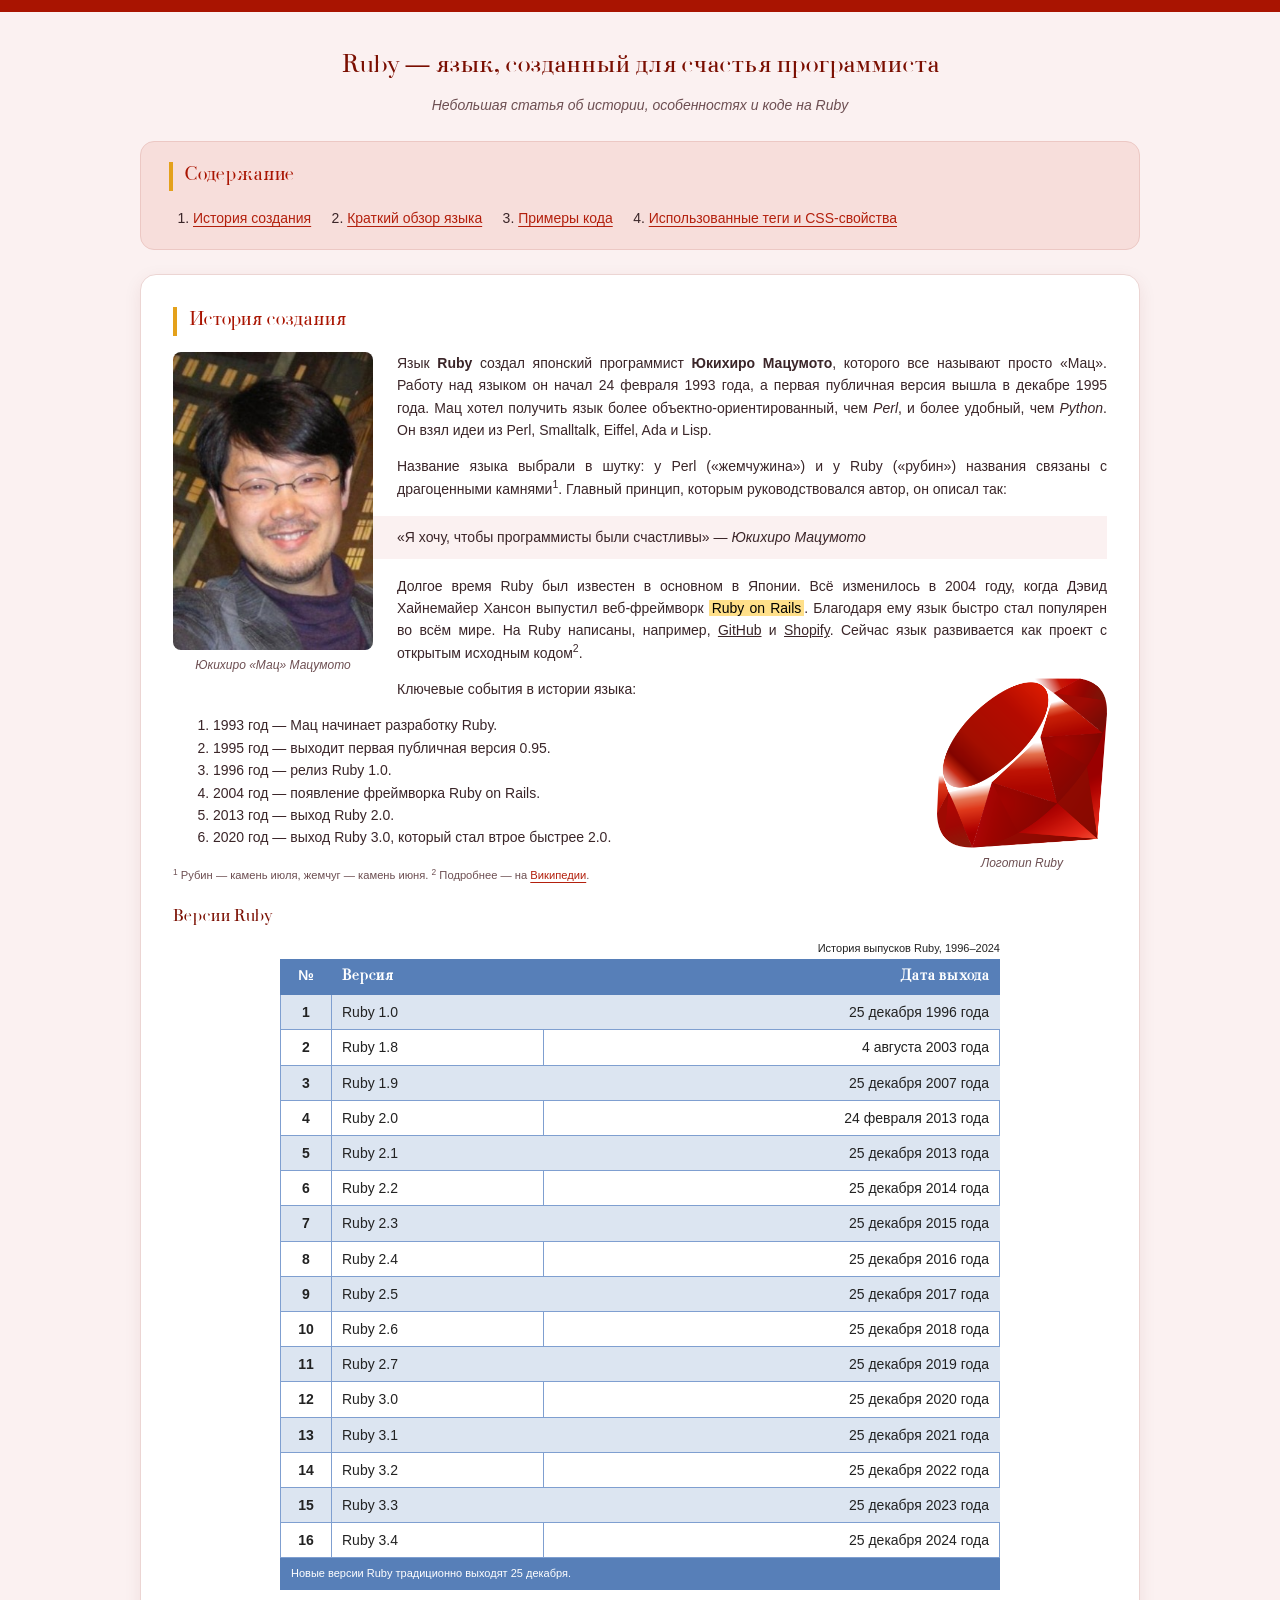
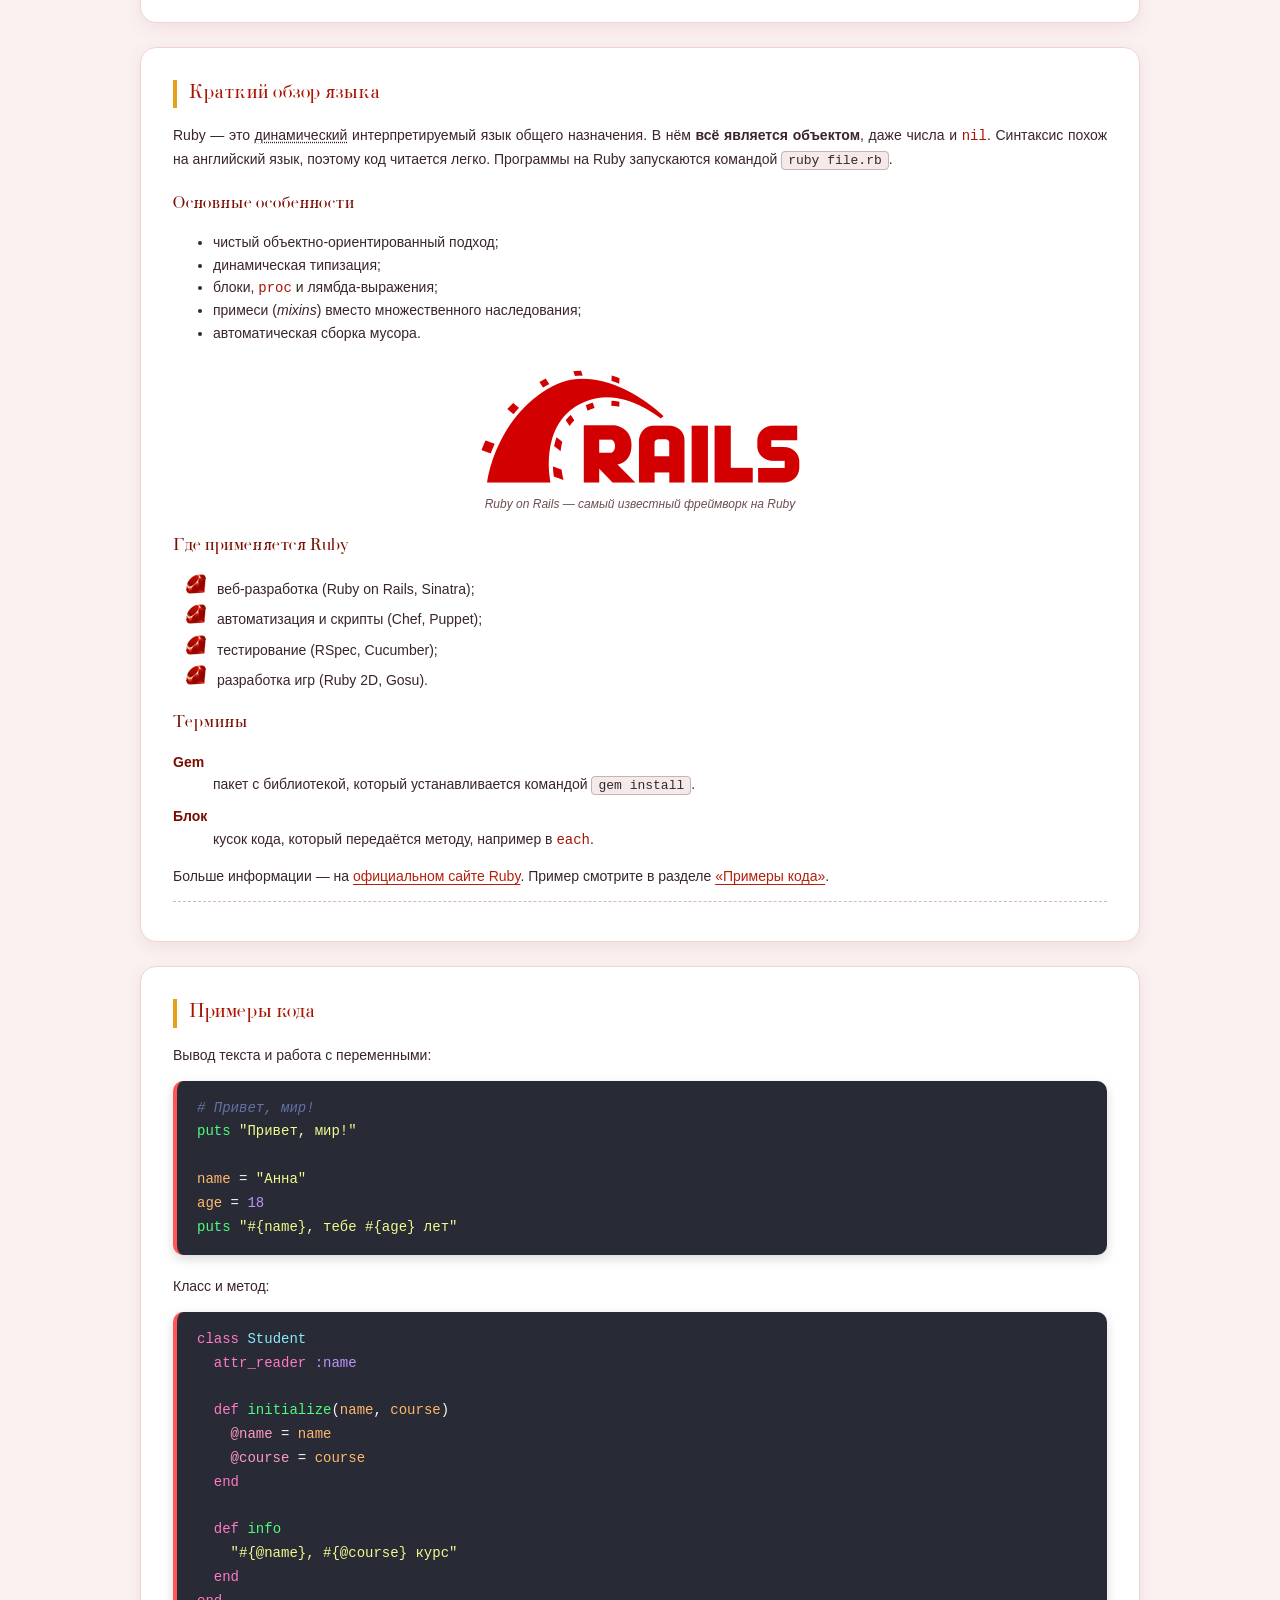
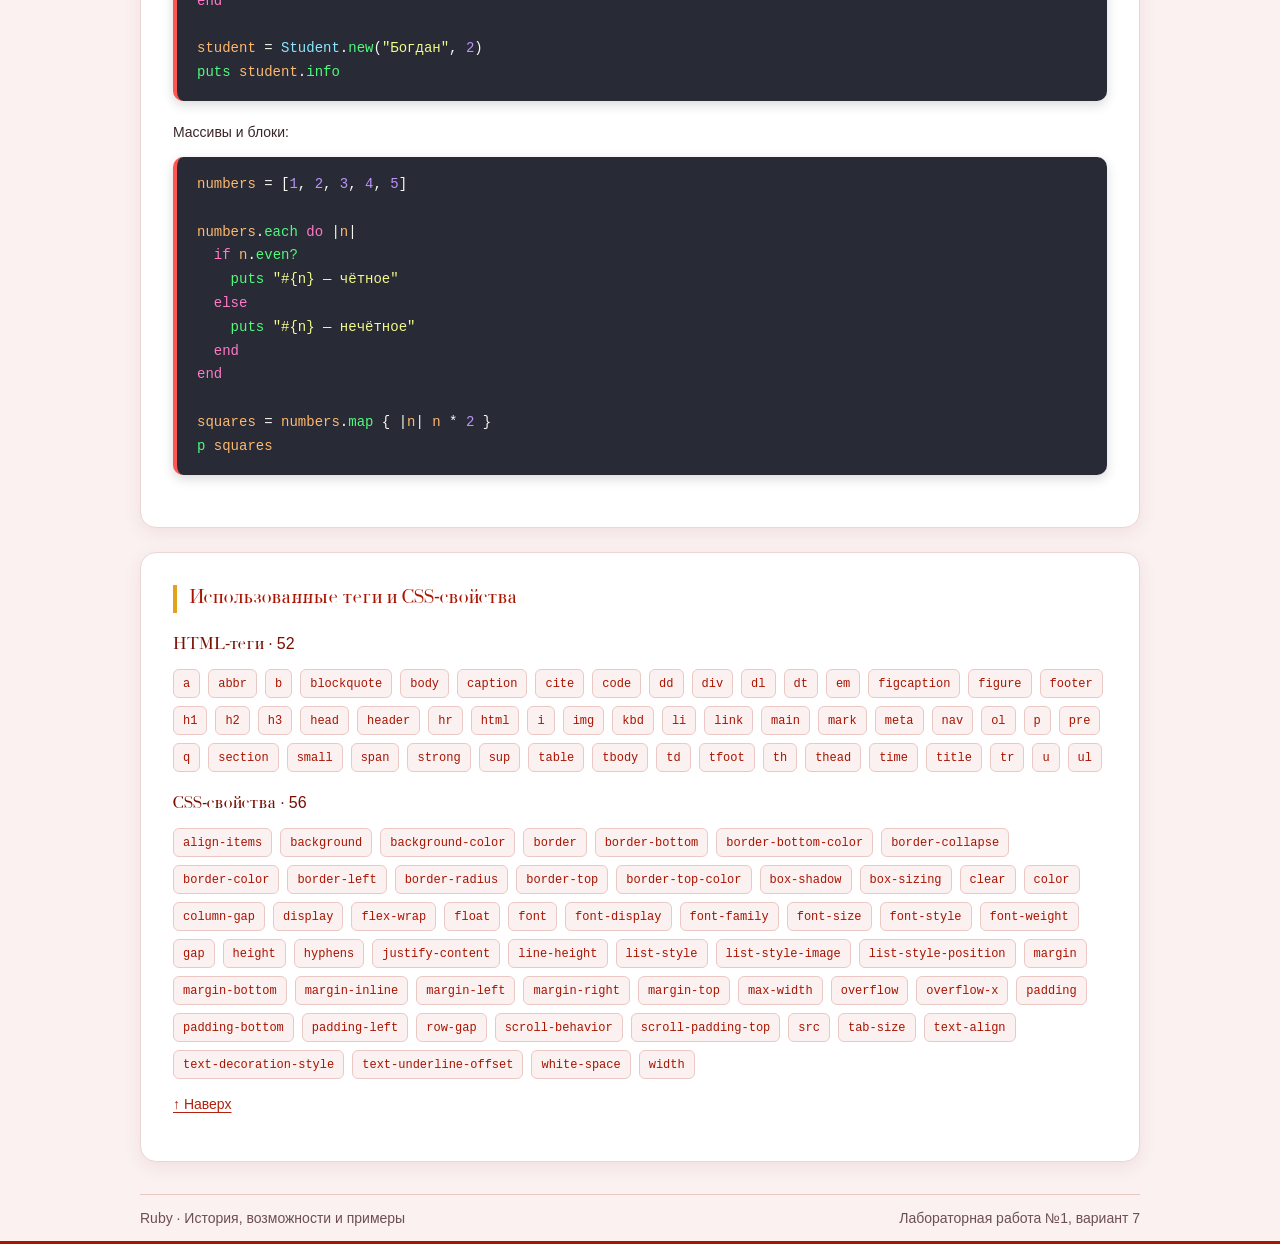
<file: lab1_mnk/index.html>
<!doctype html>
<html lang="ru">
  <head>
    <meta charset="UTF-8" />
    <meta name="viewport" content="width=device-width, initial-scale=1.0" />
    <title>Ruby — язык программирования</title>
    <link rel="icon" href="./images/ruby-icon.png" />
    <link rel="stylesheet" href="./normalize.css" />
    <link rel="stylesheet" href="./style.css" />
  </head>
  <body id="top">
    <header>
      <h1>Ruby — язык, созданный для счастья программиста</h1>
      <p class="subtitle">
        <em>Небольшая статья об истории, особенностях и коде на Ruby</em>
      </p>
    </header>

    <nav aria-label="Содержание">
      <h2>Содержание</h2>
      <ol>
        <li><a href="#history">История создания</a></li>
        <li><a href="#overview">Краткий обзор языка</a></li>
        <li><a href="#examples">Примеры кода</a></li>
        <li><a href="#used-technologies">Использованные теги и CSS-свойства</a></li>
      </ol>
    </nav>

    <main>
      <section id="history">
        <h2>История создания</h2>
        <figure class="figure-left">
          <img src="./images/matz.jpg" alt="Юкихиро Мацумото" />
          <figcaption>Юкихиро «Мац» Мацумото</figcaption>
        </figure>
        <p>
          Язык <strong>Ruby</strong> создал японский программист
          <b>Юкихиро Мацумото</b>, которого все называют просто «Мац». Работу
          над языком он начал <time datetime="1993-02-24">24 февраля 1993
          года</time>, а первая публичная версия вышла в
          <time datetime="1995-12-21">декабре 1995 года</time>. Мац хотел
          получить язык более объектно-ориентированный, чем <i>Perl</i>, и
          более удобный, чем <i>Python</i>. Он взял идеи из Perl, Smalltalk,
          Eiffel, Ada и Lisp.
        </p>
        <p>
          Название языка выбрали в шутку: у Perl («жемчужина») и у Ruby
          («рубин») названия связаны с драгоценными камнями<sup>1</sup>. Главный
          принцип, которым руководствовался автор, он описал так:
        </p>
        <blockquote>
          <q>Я хочу, чтобы программисты были счастливы</q> —
          <cite>Юкихиро Мацумото</cite>
        </blockquote>
        <p>
          Долгое время Ruby был известен в основном в Японии. Всё изменилось в
          2004 году, когда Дэвид Хайнемайер Хансон выпустил веб-фреймворк
          <mark>Ruby on Rails</mark>. Благодаря ему язык быстро стал популярен
          во всём мире. На Ruby написаны, например, <u>GitHub</u> и
          <u>Shopify</u>. Сейчас язык развивается как проект с открытым
          исходным кодом<sup>2</sup>.
        </p>

        <figure class="figure-right">
          <img src="./images/ruby-logo.png" alt="Логотип Ruby" />
          <figcaption>Логотип Ruby</figcaption>
        </figure>
        <p>Ключевые события в истории языка:</p>
        <ol>
          <li>1993 год — Мац начинает разработку Ruby.</li>
          <li>1995 год — выходит первая публичная версия 0.95.</li>
          <li>1996 год — релиз Ruby 1.0.</li>
          <li>2004 год — появление фреймворка Ruby on Rails.</li>
          <li>2013 год — выход Ruby 2.0.</li>
          <li>2020 год — выход Ruby 3.0, который стал втрое быстрее 2.0.</li>
        </ol>
        <p class="note">
          <small>
            <sup>1</sup> Рубин — камень июля, жемчуг — камень июня.
            <sup>2</sup> Подробнее — на
            <a href="https://ru.wikipedia.org/wiki/Ruby">Википедии</a>.
          </small>
        </p>

        <h3 id="versions">Версии Ruby</h3>
        <div class="table-wrapper">
          <table class="versions-table">
            <caption>
              История выпусков Ruby, 1996–2024
            </caption>
            <thead>
              <tr>
                <th scope="col">№</th>
                <th scope="col">Версия</th>
                <th scope="col">Дата выхода</th>
              </tr>
            </thead>
            <tbody>
              <tr><th scope="row">1</th><td>Ruby 1.0</td><td>25 декабря 1996 года</td></tr>
              <tr><th scope="row">2</th><td>Ruby 1.8</td><td>4 августа 2003 года</td></tr>
              <tr><th scope="row">3</th><td>Ruby 1.9</td><td>25 декабря 2007 года</td></tr>
              <tr><th scope="row">4</th><td>Ruby 2.0</td><td>24 февраля 2013 года</td></tr>
              <tr><th scope="row">5</th><td>Ruby 2.1</td><td>25 декабря 2013 года</td></tr>
              <tr><th scope="row">6</th><td>Ruby 2.2</td><td>25 декабря 2014 года</td></tr>
              <tr><th scope="row">7</th><td>Ruby 2.3</td><td>25 декабря 2015 года</td></tr>
              <tr><th scope="row">8</th><td>Ruby 2.4</td><td>25 декабря 2016 года</td></tr>
              <tr><th scope="row">9</th><td>Ruby 2.5</td><td>25 декабря 2017 года</td></tr>
              <tr><th scope="row">10</th><td>Ruby 2.6</td><td>25 декабря 2018 года</td></tr>
              <tr><th scope="row">11</th><td>Ruby 2.7</td><td>25 декабря 2019 года</td></tr>
              <tr><th scope="row">12</th><td>Ruby 3.0</td><td>25 декабря 2020 года</td></tr>
              <tr><th scope="row">13</th><td>Ruby 3.1</td><td>25 декабря 2021 года</td></tr>
              <tr><th scope="row">14</th><td>Ruby 3.2</td><td>25 декабря 2022 года</td></tr>
              <tr><th scope="row">15</th><td>Ruby 3.3</td><td>25 декабря 2023 года</td></tr>
              <tr><th scope="row">16</th><td>Ruby 3.4</td><td>25 декабря 2024 года</td></tr>
            </tbody>
            <tfoot>
              <tr>
                <td colspan="3">
                  Новые версии Ruby традиционно выходят 25 декабря.
                </td>
              </tr>
            </tfoot>
          </table>
        </div>
      </section>

      <section id="overview">
        <h2>Краткий обзор языка</h2>
        <p>
          Ruby — это <abbr title="Динамически типизированный">динамический</abbr>
          интерпретируемый язык общего назначения. В нём <strong>всё является
          объектом</strong>, даже числа и <code>nil</code>. Синтаксис похож на
          английский язык, поэтому код читается легко. Программы на Ruby
          запускаются командой <kbd>ruby file.rb</kbd>.
        </p>

        <h3>Основные особенности</h3>
        <ul>
          <li>чистый объектно-ориентированный подход;</li>
          <li>динамическая типизация;</li>
          <li>блоки, <code>proc</code> и лямбда-выражения;</li>
          <li>примеси (<i>mixins</i>) вместо множественного наследования;</li>
          <li>автоматическая сборка мусора.</li>
        </ul>

        <figure class="figure-center">
          <img src="./images/rails.png" alt="Логотип Ruby on Rails" />
          <figcaption>Ruby on Rails — самый известный фреймворк на Ruby</figcaption>
        </figure>

        <h3>Где применяется Ruby</h3>
        <ul class="gem-list">
          <li>веб-разработка (Ruby on Rails, Sinatra);</li>
          <li>автоматизация и скрипты (Chef, Puppet);</li>
          <li>тестирование (RSpec, Cucumber);</li>
          <li>разработка игр (Ruby 2D, Gosu).</li>
        </ul>

        <h3>Термины</h3>
        <dl>
          <dt>Gem</dt>
          <dd>пакет с библиотекой, который устанавливается командой <kbd>gem install</kbd>.</dd>
          <dt>Блок</dt>
          <dd>кусок кода, который передаётся методу, например в <code>each</code>.</dd>
        </dl>
        <p>
          Больше информации — на
          <a href="https://www.ruby-lang.org/ru/" target="_blank" rel="noopener">официальном сайте Ruby</a>.
          Пример смотрите в разделе <a href="#examples">«Примеры кода»</a>.
        </p>
        <hr />
      </section>

      <section id="examples">
        <h2>Примеры кода</h2>
        <p>Вывод текста и работа с переменными:</p>
        <pre class="code-lines"><code><span class="c-comment"># Привет, мир!</span>
<span class="c-method">puts</span> <span class="c-string">"Привет, мир!"</span>

<span class="c-variable">name</span> = <span class="c-string">"Анна"</span>
<span class="c-variable">age</span> = <span class="c-number">18</span>
<span class="c-method">puts</span> <span class="c-string">"#{name}, тебе #{age} лет"</span></code></pre>

        <p>Класс и метод:</p>
        <pre class="code-lines"><code><span class="c-keyword">class</span> <span class="c-class">Student</span>
  <span class="c-keyword">attr_reader</span> <span class="c-symbol">:name</span>

  <span class="c-keyword">def</span> <span class="c-method">initialize</span>(<span class="c-variable">name</span>, <span class="c-variable">course</span>)
    <span class="c-ivar">@name</span> = <span class="c-variable">name</span>
    <span class="c-ivar">@course</span> = <span class="c-variable">course</span>
  <span class="c-keyword">end</span>

  <span class="c-keyword">def</span> <span class="c-method">info</span>
    <span class="c-string">"#{@name}, #{@course} курс"</span>
  <span class="c-keyword">end</span>
<span class="c-keyword">end</span>

<span class="c-variable">student</span> = <span class="c-class">Student</span>.<span class="c-method">new</span>(<span class="c-string">"Богдан"</span>, <span class="c-number">2</span>)
<span class="c-method">puts</span> <span class="c-variable">student</span>.<span class="c-method">info</span></code></pre>

        <p>Массивы и блоки:</p>
        <pre class="code-lines"><code><span class="c-variable">numbers</span> = [<span class="c-number">1</span>, <span class="c-number">2</span>, <span class="c-number">3</span>, <span class="c-number">4</span>, <span class="c-number">5</span>]

<span class="c-variable">numbers</span>.<span class="c-method">each</span> <span class="c-keyword">do</span> |<span class="c-variable">n</span>|
  <span class="c-keyword">if</span> <span class="c-variable">n</span>.<span class="c-method">even?</span>
    <span class="c-method">puts</span> <span class="c-string">"#{n} — чётное"</span>
  <span class="c-keyword">else</span>
    <span class="c-method">puts</span> <span class="c-string">"#{n} — нечётное"</span>
  <span class="c-keyword">end</span>
<span class="c-keyword">end</span>

<span class="c-variable">squares</span> = <span class="c-variable">numbers</span>.<span class="c-method">map</span> { |<span class="c-variable">n</span>| <span class="c-variable">n</span> * <span class="c-number">2</span> }
<span class="c-method">p</span> <span class="c-variable">squares</span></code></pre>
      </section>

      <section id="used-technologies" class="used-technologies">
        <h2>Использованные теги и CSS-свойства</h2>
        <h3>HTML-теги · 52</h3>
        <ul class="technology-list">
          <li><code>a</code></li>
          <li><code>abbr</code></li>
          <li><code>b</code></li>
          <li><code>blockquote</code></li>
          <li><code>body</code></li>
          <li><code>caption</code></li>
          <li><code>cite</code></li>
          <li><code>code</code></li>
          <li><code>dd</code></li>
          <li><code>div</code></li>
          <li><code>dl</code></li>
          <li><code>dt</code></li>
          <li><code>em</code></li>
          <li><code>figcaption</code></li>
          <li><code>figure</code></li>
          <li><code>footer</code></li>
          <li><code>h1</code></li>
          <li><code>h2</code></li>
          <li><code>h3</code></li>
          <li><code>head</code></li>
          <li><code>header</code></li>
          <li><code>hr</code></li>
          <li><code>html</code></li>
          <li><code>i</code></li>
          <li><code>img</code></li>
          <li><code>kbd</code></li>
          <li><code>li</code></li>
          <li><code>link</code></li>
          <li><code>main</code></li>
          <li><code>mark</code></li>
          <li><code>meta</code></li>
          <li><code>nav</code></li>
          <li><code>ol</code></li>
          <li><code>p</code></li>
          <li><code>pre</code></li>
          <li><code>q</code></li>
          <li><code>section</code></li>
          <li><code>small</code></li>
          <li><code>span</code></li>
          <li><code>strong</code></li>
          <li><code>sup</code></li>
          <li><code>table</code></li>
          <li><code>tbody</code></li>
          <li><code>td</code></li>
          <li><code>tfoot</code></li>
          <li><code>th</code></li>
          <li><code>thead</code></li>
          <li><code>time</code></li>
          <li><code>title</code></li>
          <li><code>tr</code></li>
          <li><code>u</code></li>
          <li><code>ul</code></li>
        </ul>
        <h3>CSS-свойства · 56</h3>
        <ul class="technology-list">
          <li><code>align-items</code></li>
          <li><code>background</code></li>
          <li><code>background-color</code></li>
          <li><code>border</code></li>
          <li><code>border-bottom</code></li>
          <li><code>border-bottom-color</code></li>
          <li><code>border-collapse</code></li>
          <li><code>border-color</code></li>
          <li><code>border-left</code></li>
          <li><code>border-radius</code></li>
          <li><code>border-top</code></li>
          <li><code>border-top-color</code></li>
          <li><code>box-shadow</code></li>
          <li><code>box-sizing</code></li>
          <li><code>clear</code></li>
          <li><code>color</code></li>
          <li><code>column-gap</code></li>
          <li><code>display</code></li>
          <li><code>flex-wrap</code></li>
          <li><code>float</code></li>
          <li><code>font</code></li>
          <li><code>font-display</code></li>
          <li><code>font-family</code></li>
          <li><code>font-size</code></li>
          <li><code>font-style</code></li>
          <li><code>font-weight</code></li>
          <li><code>gap</code></li>
          <li><code>height</code></li>
          <li><code>hyphens</code></li>
          <li><code>justify-content</code></li>
          <li><code>line-height</code></li>
          <li><code>list-style</code></li>
          <li><code>list-style-image</code></li>
          <li><code>list-style-position</code></li>
          <li><code>margin</code></li>
          <li><code>margin-bottom</code></li>
          <li><code>margin-inline</code></li>
          <li><code>margin-left</code></li>
          <li><code>margin-right</code></li>
          <li><code>margin-top</code></li>
          <li><code>max-width</code></li>
          <li><code>overflow</code></li>
          <li><code>overflow-x</code></li>
          <li><code>padding</code></li>
          <li><code>padding-bottom</code></li>
          <li><code>padding-left</code></li>
          <li><code>row-gap</code></li>
          <li><code>scroll-behavior</code></li>
          <li><code>scroll-padding-top</code></li>
          <li><code>src</code></li>
          <li><code>tab-size</code></li>
          <li><code>text-align</code></li>
          <li><code>text-decoration-style</code></li>
          <li><code>text-underline-offset</code></li>
          <li><code>white-space</code></li>
          <li><code>width</code></li>
        </ul>
        <p><a href="#top">↑ Наверх</a></p>
      </section>
    </main>

    <footer class="page-footer">
      <p>Ruby · История, возможности и примеры</p>
      <p>Лабораторная работа №1, вариант 7</p>
    </footer>
  </body>
</html>
</file>
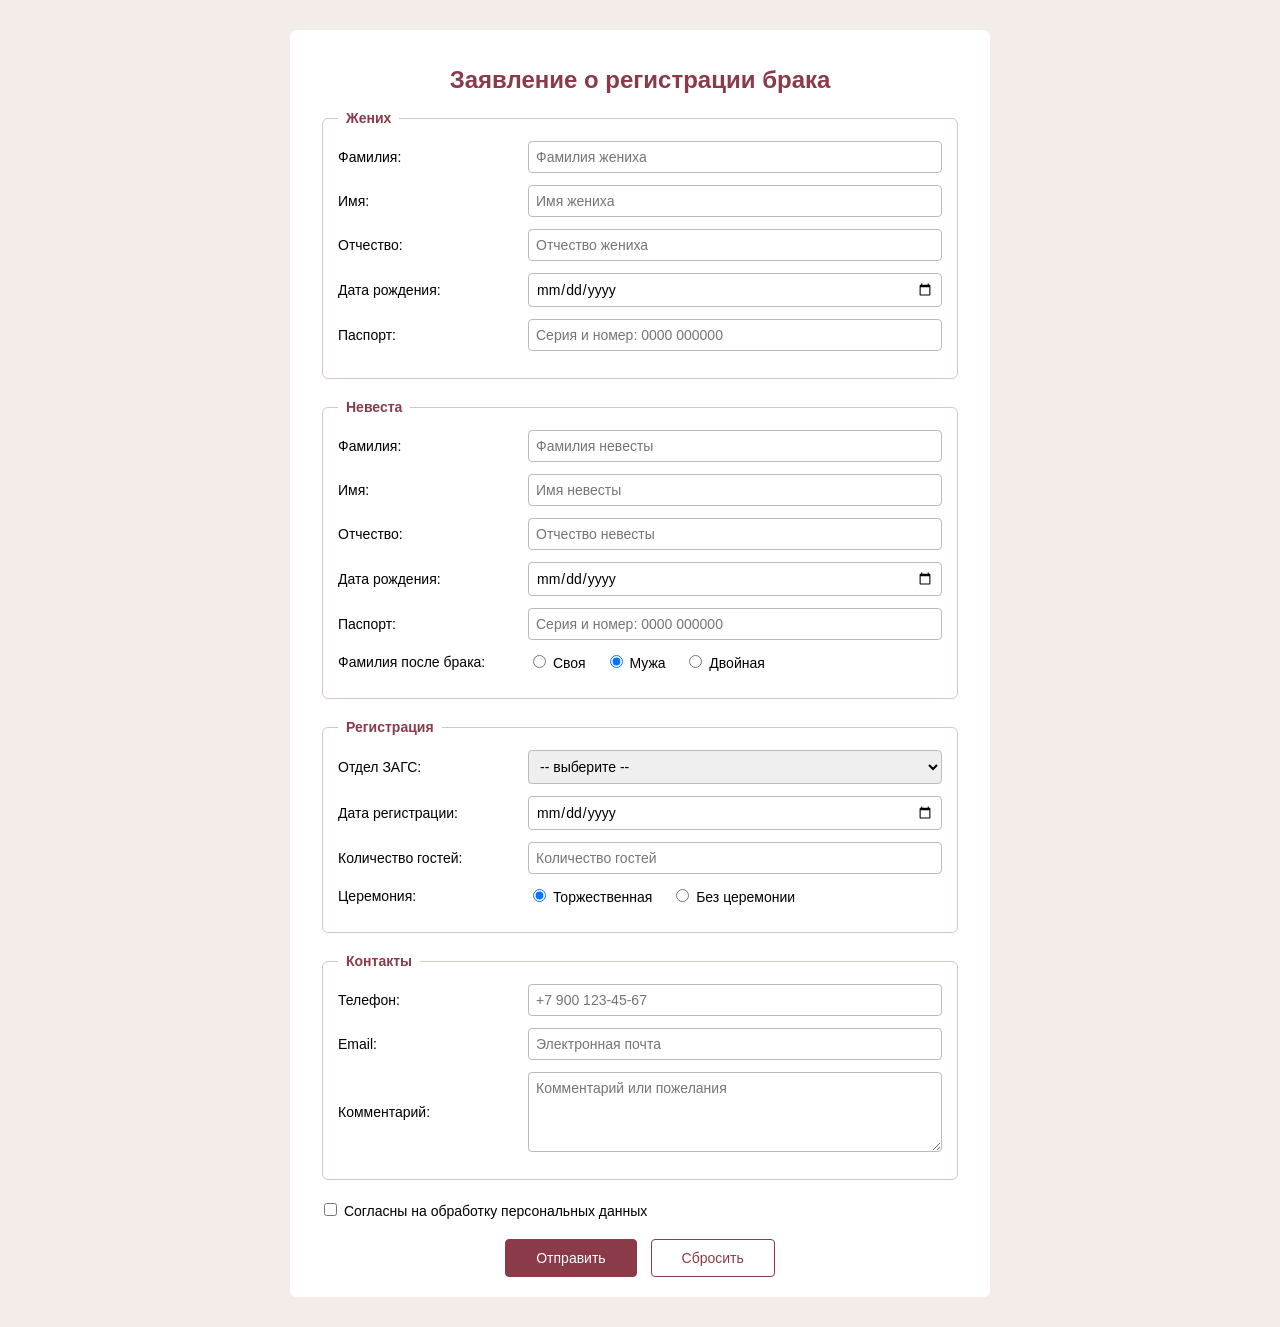
<file: lab3_mnk/index.html>
<!DOCTYPE html>
<html lang="ru">
<head>
    <meta charset="UTF-8">
    <meta name="viewport" content="width=device-width, initial-scale=1.0">
    <title>Регистрация брака</title>
    <link rel="stylesheet" href="style.css">
</head>
<body>

<div class="wrapper">

    <h1>Заявление о регистрации брака</h1>

    <form action="#" method="post">

        <fieldset>
            <legend>Жених</legend>

            <div class="field">
                <label for="groom-surname">Фамилия:</label>
                <input type="text" id="groom-surname" placeholder="Фамилия жениха" required>
            </div>

            <div class="field">
                <label for="groom-name">Имя:</label>
                <input type="text" id="groom-name" placeholder="Имя жениха" required>
            </div>

            <div class="field">
                <label for="groom-patronymic">Отчество:</label>
                <input type="text" id="groom-patronymic" placeholder="Отчество жениха">
            </div>

            <div class="field visible">
                <label for="groom-birth">Дата рождения:</label>
                <input type="date" id="groom-birth" max="2008-10-22" required>
            </div>

            <div class="field">
                <label for="groom-passport">Паспорт:</label>
                <input type="text" id="groom-passport" placeholder="Серия и номер: 0000 000000"
                       pattern="\d{4} \d{6}" required>
            </div>
        </fieldset>

        <fieldset>
            <legend>Невеста</legend>

            <div class="field">
                <label for="bride-surname">Фамилия:</label>
                <input type="text" id="bride-surname" placeholder="Фамилия невесты" required>
            </div>

            <div class="field">
                <label for="bride-name">Имя:</label>
                <input type="text" id="bride-name" placeholder="Имя невесты" required>
            </div>

            <div class="field">
                <label for="bride-patronymic">Отчество:</label>
                <input type="text" id="bride-patronymic" placeholder="Отчество невесты">
            </div>

            <div class="field visible">
                <label for="bride-birth">Дата рождения:</label>
                <input type="date" id="bride-birth" max="2008-10-22" required>
            </div>

            <div class="field">
                <label for="bride-passport">Паспорт:</label>
                <input type="text" id="bride-passport" placeholder="Серия и номер: 0000 000000"
                       pattern="\d{4} \d{6}" required>
            </div>

            <div class="field visible">
                <span class="title">Фамилия после брака:</span>
                <div class="options">
                    <label><input type="radio" name="surname" value="own"> Своя</label>
                    <label><input type="radio" name="surname" value="husband" checked> Мужа</label>
                    <label><input type="radio" name="surname" value="double"> Двойная</label>
                </div>
            </div>
        </fieldset>

        <fieldset>
            <legend>Регистрация</legend>

            <div class="field visible">
                <label for="office">Отдел ЗАГС:</label>
                <select id="office" required>
                    <option value="">-- выберите --</option>
                    <optgroup label="Дворцы бракосочетания">
                        <option>Дворец № 1</option>
                        <option>Дворец № 2</option>
                    </optgroup>
                    <optgroup label="Районные отделы">
                        <option>Центральный район</option>
                        <option>Северный район</option>
                    </optgroup>
                </select>
            </div>

            <div class="field visible">
                <label for="wed-date">Дата регистрации:</label>
                <input type="date" id="wed-date" min="2026-11-22" required>
            </div>

            <div class="field">
                <label for="guests">Количество гостей:</label>
                <input type="number" id="guests" placeholder="Количество гостей" min="0" max="50">
            </div>

            <div class="field visible">
                <span class="title">Церемония:</span>
                <div class="options">
                    <label><input type="radio" name="ceremony" value="yes" checked> Торжественная</label>
                    <label><input type="radio" name="ceremony" value="no"> Без церемонии</label>
                </div>
            </div>
        </fieldset>

        <fieldset>
            <legend>Контакты</legend>

            <div class="field">
                <label for="phone">Телефон:</label>
                <input type="tel" id="phone" placeholder="+7 900 123-45-67" required>
            </div>

            <div class="field">
                <label for="email">Email:</label>
                <input type="email" id="email" placeholder="Электронная почта" required>
            </div>

            <div class="field">
                <label for="comment">Комментарий:</label>
                <textarea id="comment" placeholder="Комментарий или пожелания"></textarea>
            </div>
        </fieldset>

        <div class="agree">
            <label>
                <input type="checkbox" required>
                Согласны на обработку персональных данных
            </label>
        </div>

        <div class="buttons">
            <button type="submit">Отправить</button>
            <button type="reset">Сбросить</button>
        </div>

    </form>

</div>

</body>
</html>
</file>
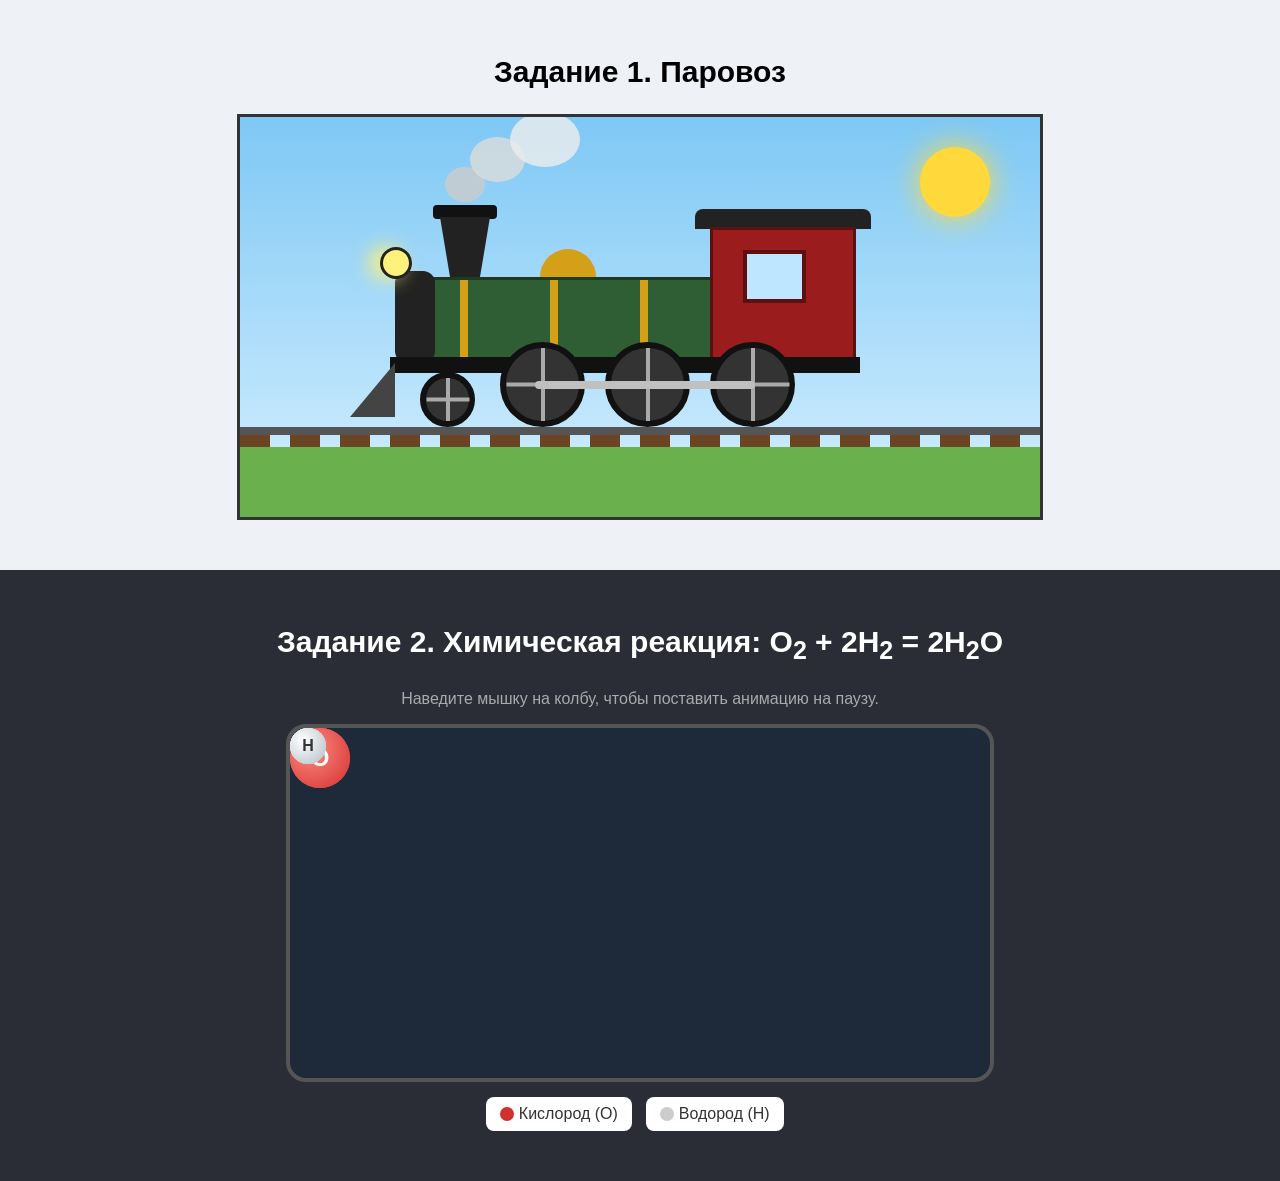
<file: lab4_mnk/index.html>
<!DOCTYPE html>
<html lang="ru">
<head>
    <meta charset="UTF-8">
    <title>Лабораторная работа 4</title>
    <link rel="stylesheet" href="style.css">
</head>
<body>

    <!-- ========== ЗАДАНИЕ 1 ========== -->
    <section class="task1">
        <h2>Задание 1. Паровоз</h2>

        <div class="picture">
            <div class="sun"></div>

            <div class="train">
                <!-- дым -->
                <div class="smoke smoke1"></div>
                <div class="smoke smoke2"></div>
                <div class="smoke smoke3"></div>

                <!-- труба -->
                <div class="chimney-top"></div>
                <div class="chimney"></div>

                <!-- котёл -->
                <div class="dome"></div>
                <div class="boiler">
                    <div class="band band1"></div>
                    <div class="band band2"></div>
                    <div class="band band3"></div>
                </div>
                <div class="smokebox"></div>
                <div class="lamp"></div>

                <!-- кабина -->
                <div class="roof"></div>
                <div class="cabin">
                    <div class="window"></div>
                </div>

                <!-- рама и путеочиститель -->
                <div class="frame"></div>
                <div class="cowcatcher"></div>

                <!-- колёса -->
                <div class="wheel small"></div>
                <div class="wheel big w1"></div>
                <div class="wheel big w2"></div>
                <div class="wheel big w3"></div>
                <div class="rod"></div>
            </div>

            <!-- рельсы -->
            <div class="rails"></div>
            <div class="sleepers"></div>
            <div class="ground"></div>
        </div>
    </section>

    <!-- ========== ЗАДАНИЕ 2 ========== -->
    <section class="task2">
        <h2>Задание 2. Химическая реакция: O<sub>2</sub> + 2H<sub>2</sub> = 2H<sub>2</sub>O</h2>
        <p class="hint">Наведите мышку на колбу, чтобы поставить анимацию на паузу.</p>

        <div class="flask">
            <!-- подписи этапов -->
            <div class="label label1">O<sub>2</sub> + 2H<sub>2</sub></div>
            <div class="label label2">Реакция!</div>
            <div class="label label3">2H<sub>2</sub>O</div>

            <!-- вспышка в момент реакции -->
            <div class="flash"></div>

            <!-- атомы кислорода -->
            <div class="atom oxygen o1">O</div>
            <div class="atom oxygen o2">O</div>

            <!-- атомы водорода -->
            <div class="atom hydrogen h1">H</div>
            <div class="atom hydrogen h2">H</div>
            <div class="atom hydrogen h3">H</div>
            <div class="atom hydrogen h4">H</div>
        </div>

        <div class="legend">
            <div class="legend-item"><span class="dot red"></span> Кислород (O)</div>
            <div class="legend-item"><span class="dot white"></span> Водород (H)</div>
        </div>
    </section>

</body>
</html>
</file>
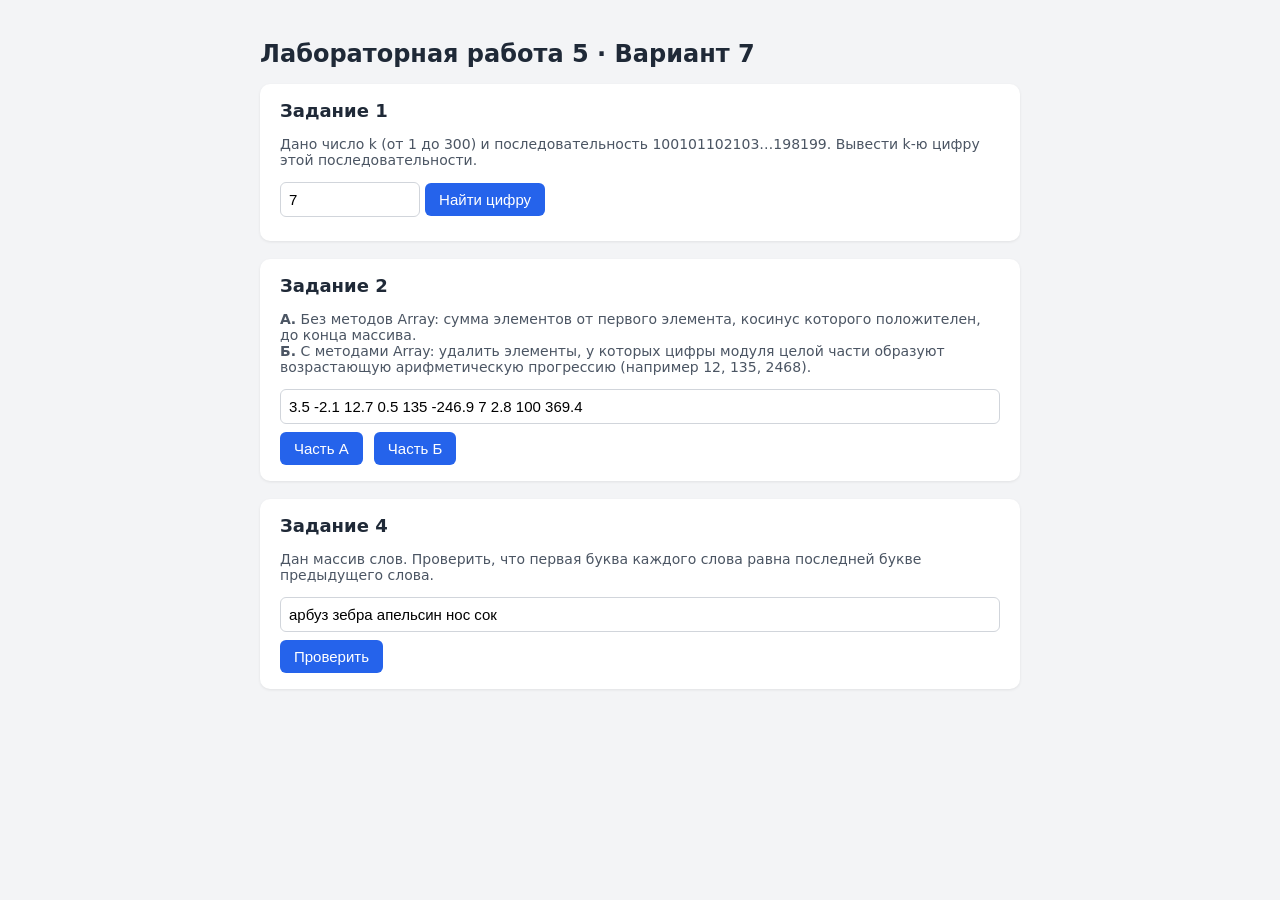
<file: lab5_mnk/index.html>
<!DOCTYPE html>
<html lang="ru">
<head>
    <meta charset="UTF-8">
    <meta name="viewport" content="width=device-width, initial-scale=1.0">
    <title>Лабораторная 5 — вариант 7</title>
    <link rel="stylesheet" href="style.css">
</head>
<body>
    <h1>Лабораторная работа 5 · Вариант 7</h1>

    <section>
        <h2>Задание 1</h2>
        <p class="task">Дано число k (от 1 до 300) и последовательность 100101102103…198199.
            Вывести k-ю цифру этой последовательности.</p>
        <input type="number" id="k" min="1" max="300" value="7">
        <button id="btn1">Найти цифру</button>
        <div id="res1" class="result"></div>
    </section>

    <section>
        <h2>Задание 2</h2>
        <p class="task">
            <b>А.</b> Без методов Array: сумма элементов от первого элемента, косинус которого положителен, до конца массива.<br>
            <b>Б.</b> С методами Array: удалить элементы, у которых цифры модуля целой части образуют
            возрастающую арифметическую прогрессию (например 12, 135, 2468).
        </p>
        <input type="text" id="arr" value="3.5 -2.1 12.7 0.5 135 -246.9 7 2.8 100 369.4">
        <button id="btn2a">Часть А</button>
        <button id="btn2b">Часть Б</button>
        <div id="res2a" class="result"></div>
        <div id="res2b" class="result"></div>
    </section>

    <section>
        <h2>Задание 4</h2>
        <p class="task">Дан массив слов. Проверить, что первая буква каждого слова равна последней букве предыдущего слова.</p>
        <input type="text" id="words" value="арбуз зебра апельсин нос сок">
        <button id="btn4">Проверить</button>
        <div id="res4" class="result"></div>
    </section>

    <script src="script.js"></script>
</body>
</html>
</file>
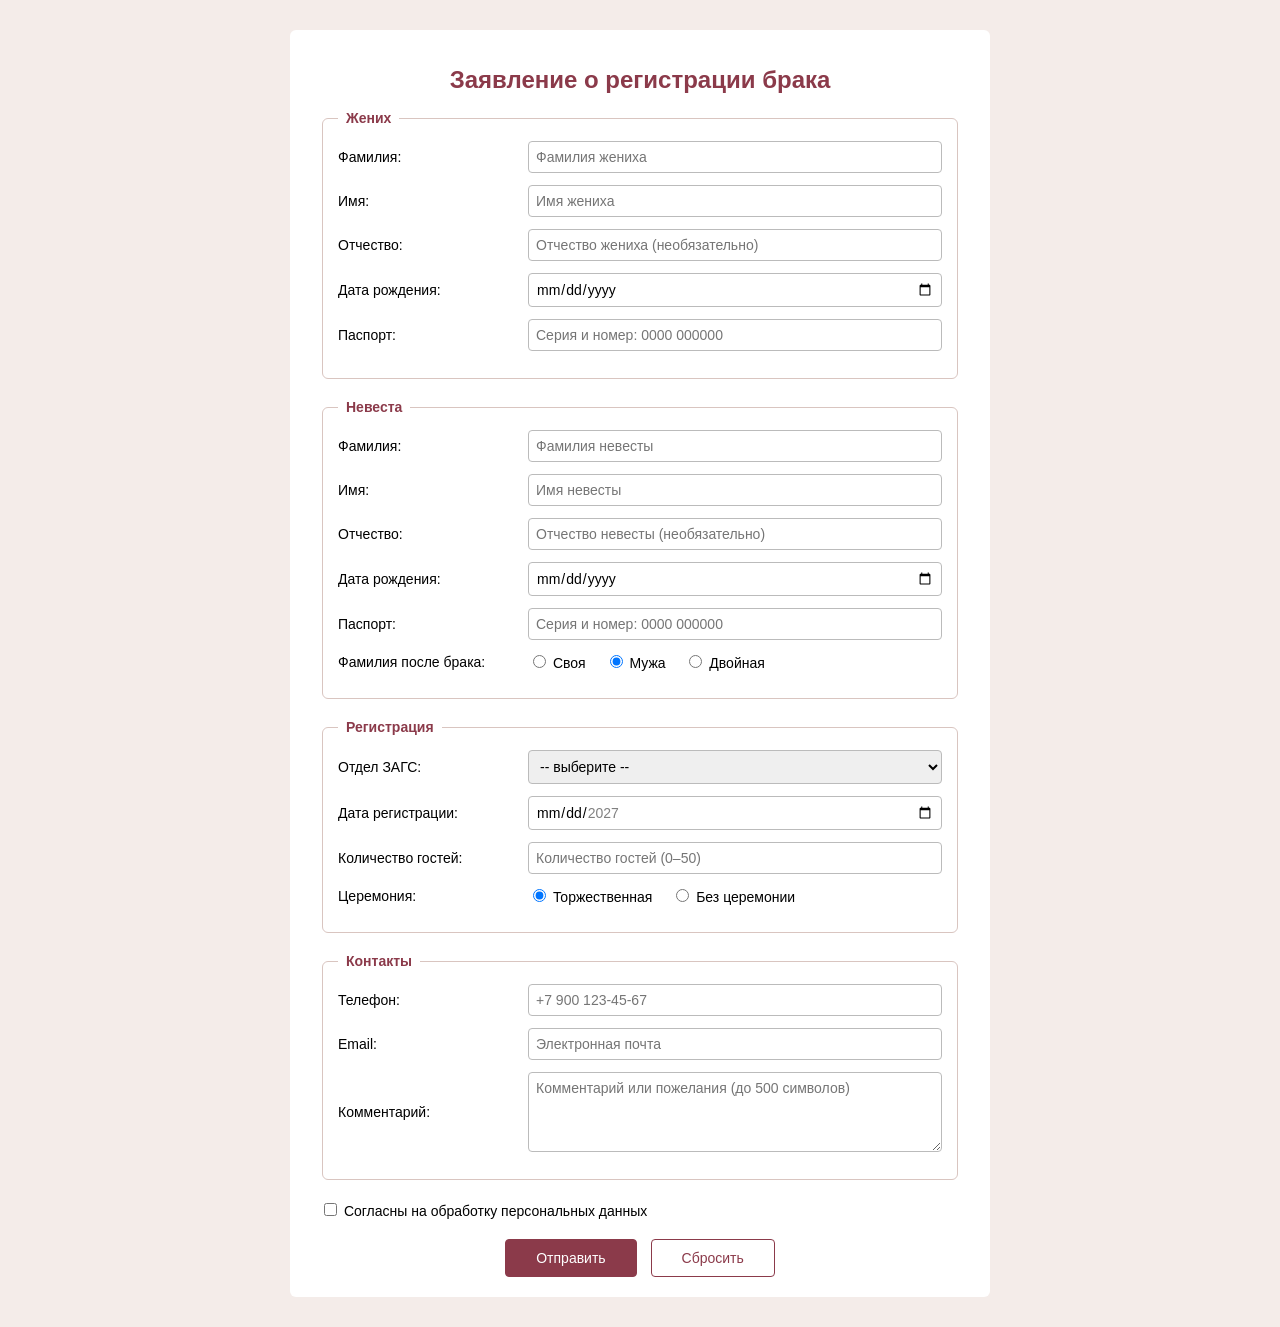
<file: lab6_mnk/index.html>
<!DOCTYPE html>
<html lang="ru">
<head>
    <meta charset="UTF-8">
    <meta name="viewport" content="width=device-width, initial-scale=1.0">
    <title>Регистрация брака</title>
    <link rel="stylesheet" href="style.css">
</head>
<body>

<div class="wrapper">

    <h1>Заявление о регистрации брака</h1>

    <!-- novalidate: отключаем встроенные подсказки браузера, проверку делает script.js -->
    <form id="marriage-form" action="#" method="post" novalidate>

        <fieldset>
            <legend>Жених</legend>

            <div class="field">
                <label for="groom-surname">Фамилия:</label>
                <input type="text" id="groom-surname" placeholder="Фамилия жениха">
            </div>

            <div class="field">
                <label for="groom-name">Имя:</label>
                <input type="text" id="groom-name" placeholder="Имя жениха">
            </div>

            <div class="field">
                <label for="groom-patronymic">Отчество:</label>
                <input type="text" id="groom-patronymic" placeholder="Отчество жениха (необязательно)">
            </div>

            <div class="field visible">
                <label for="groom-birth">Дата рождения:</label>
                <input type="date" id="groom-birth">
            </div>

            <div class="field">
                <label for="groom-passport">Паспорт:</label>
                <input type="text" id="groom-passport" placeholder="Серия и номер: 0000 000000" maxlength="11">
            </div>
        </fieldset>

        <fieldset>
            <legend>Невеста</legend>

            <div class="field">
                <label for="bride-surname">Фамилия:</label>
                <input type="text" id="bride-surname" placeholder="Фамилия невесты">
            </div>

            <div class="field">
                <label for="bride-name">Имя:</label>
                <input type="text" id="bride-name" placeholder="Имя невесты">
            </div>

            <div class="field">
                <label for="bride-patronymic">Отчество:</label>
                <input type="text" id="bride-patronymic" placeholder="Отчество невесты (необязательно)">
            </div>

            <div class="field visible">
                <label for="bride-birth">Дата рождения:</label>
                <input type="date" id="bride-birth">
            </div>

            <div class="field">
                <label for="bride-passport">Паспорт:</label>
                <input type="text" id="bride-passport" placeholder="Серия и номер: 0000 000000" maxlength="11">
            </div>

            <div class="field visible">
                <span class="title">Фамилия после брака:</span>
                <div class="options">
                    <label><input type="radio" name="surname" value="Своя"> Своя</label>
                    <label><input type="radio" name="surname" value="Мужа" checked> Мужа</label>
                    <label><input type="radio" name="surname" value="Двойная"> Двойная</label>
                </div>
            </div>
        </fieldset>

        <fieldset>
            <legend>Регистрация</legend>

            <div class="field visible">
                <label for="office">Отдел ЗАГС:</label>
                <select id="office">
                    <option value="">-- выберите --</option>
                    <optgroup label="Дворцы бракосочетания">
                        <option>Дворец № 1</option>
                        <option>Дворец № 2</option>
                    </optgroup>
                    <optgroup label="Районные отделы">
                        <option>Центральный район</option>
                        <option>Северный район</option>
                    </optgroup>
                </select>
            </div>

            <div class="field visible">
                <label for="wed-date">Дата регистрации:</label>
                <input type="date" id="wed-date">
            </div>

            <div class="field">
                <label for="guests">Количество гостей:</label>
                <input type="number" id="guests" placeholder="Количество гостей (0–50)">
            </div>

            <div class="field visible">
                <span class="title">Церемония:</span>
                <div class="options">
                    <label><input type="radio" name="ceremony" value="Торжественная" checked> Торжественная</label>
                    <label><input type="radio" name="ceremony" value="Без церемонии"> Без церемонии</label>
                </div>
            </div>
        </fieldset>

        <fieldset>
            <legend>Контакты</legend>

            <div class="field">
                <label for="phone">Телефон:</label>
                <input type="tel" id="phone" placeholder="+7 900 123-45-67">
            </div>

            <div class="field">
                <label for="email">Email:</label>
                <input type="email" id="email" placeholder="Электронная почта">
            </div>

            <div class="field">
                <label for="comment">Комментарий:</label>
                <textarea id="comment" placeholder="Комментарий или пожелания (до 500 символов)"></textarea>
            </div>
        </fieldset>

        <div class="agree">
            <label>
                <input type="checkbox" id="agree">
                Согласны на обработку персональных данных
            </label>
        </div>

        <div class="buttons">
            <button type="submit">Отправить</button>
            <button type="reset">Сбросить</button>
        </div>

    </form>

    <!-- Сюда выводятся данные после успешной отправки -->
    <div id="result" class="result" hidden></div>

</div>

<script src="script.js"></script>
</body>
</html>
</file>
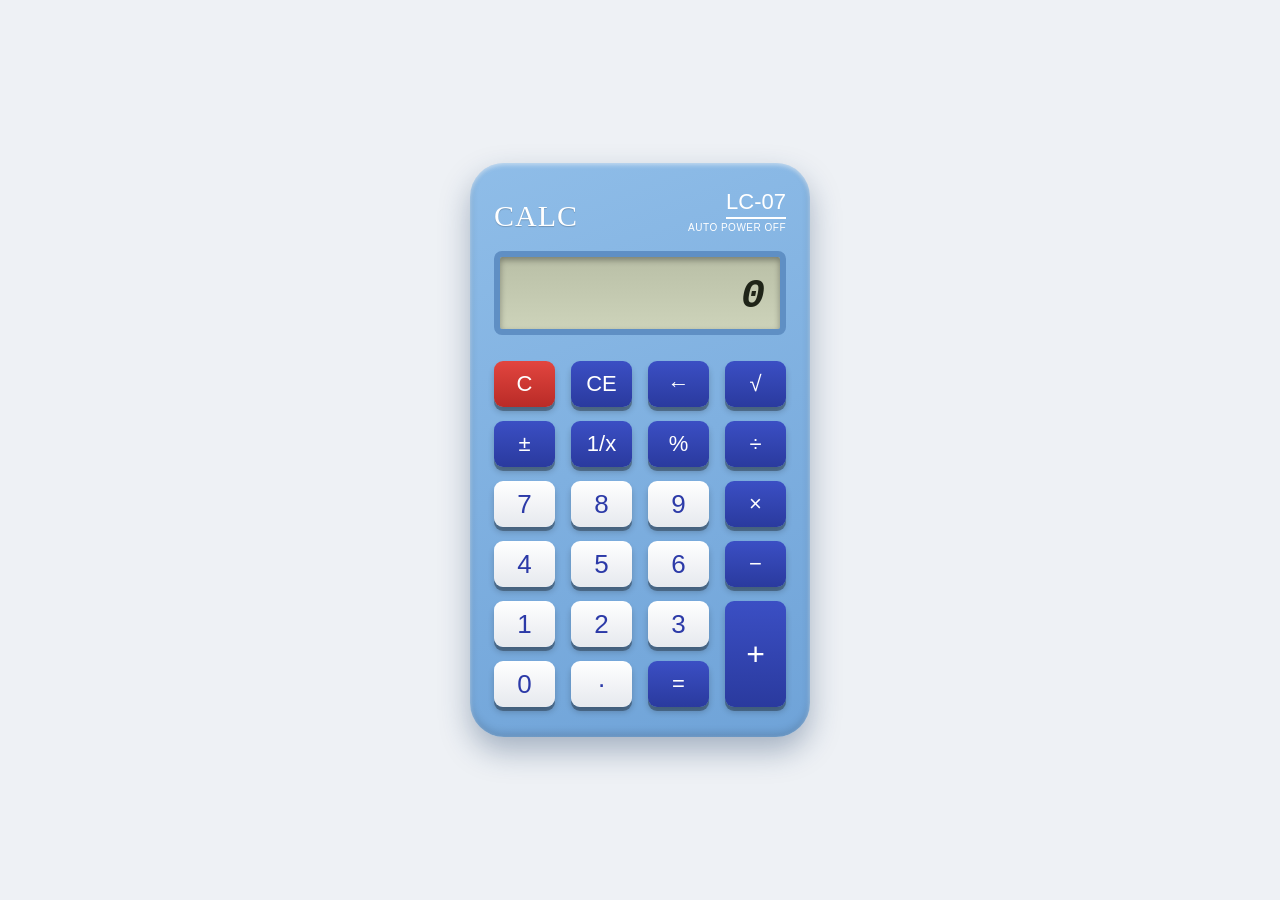
<file: lab7_mnk/index.html>
<!DOCTYPE html>
<html lang="ru">
<head>
  <meta charset="UTF-8">
  <meta name="viewport" content="width=device-width, initial-scale=1.0">
  <title>Калькулятор</title>
  <link rel="stylesheet" href="style.css">
</head>
<body>
  <div class="calculator">
    <div class="header">
      <span class="brand">CALC</span>
      <div class="model">
        <span class="model-name">LC-07</span>
        <span class="model-sub">AUTO POWER OFF</span>
      </div>
    </div>

    <div class="display">
      <span class="indicator" id="indicator"></span>
      <span class="screen" id="screen">0</span>
    </div>

    <div class="keys">
      <button class="key red"  data-action="clear">C</button>
      <button class="key blue" data-action="clear-entry">CE</button>
      <button class="key blue" data-action="backspace">&larr;</button>
      <button class="key blue" data-action="sqrt">&radic;</button>

      <button class="key blue" data-action="negate">&plusmn;</button>
      <button class="key blue" data-action="inverse">1/x</button>
      <button class="key blue" data-action="percent">%</button>
      <button class="key blue" data-op="/">&divide;</button>

      <button class="key white" data-digit="7">7</button>
      <button class="key white" data-digit="8">8</button>
      <button class="key white" data-digit="9">9</button>
      <button class="key blue"  data-op="*">&times;</button>

      <button class="key white" data-digit="4">4</button>
      <button class="key white" data-digit="5">5</button>
      <button class="key white" data-digit="6">6</button>
      <button class="key blue"  data-op="-">&minus;</button>

      <button class="key white" data-digit="1">1</button>
      <button class="key white" data-digit="2">2</button>
      <button class="key white" data-digit="3">3</button>
      <button class="key blue plus" data-op="+">+</button>

      <button class="key white" data-digit="0">0</button>
      <button class="key white" data-action="dot">&middot;</button>
      <button class="key blue"  data-action="equals">=</button>
    </div>
  </div>

  <script src="script.js"></script>
</body>
</html>
</file>
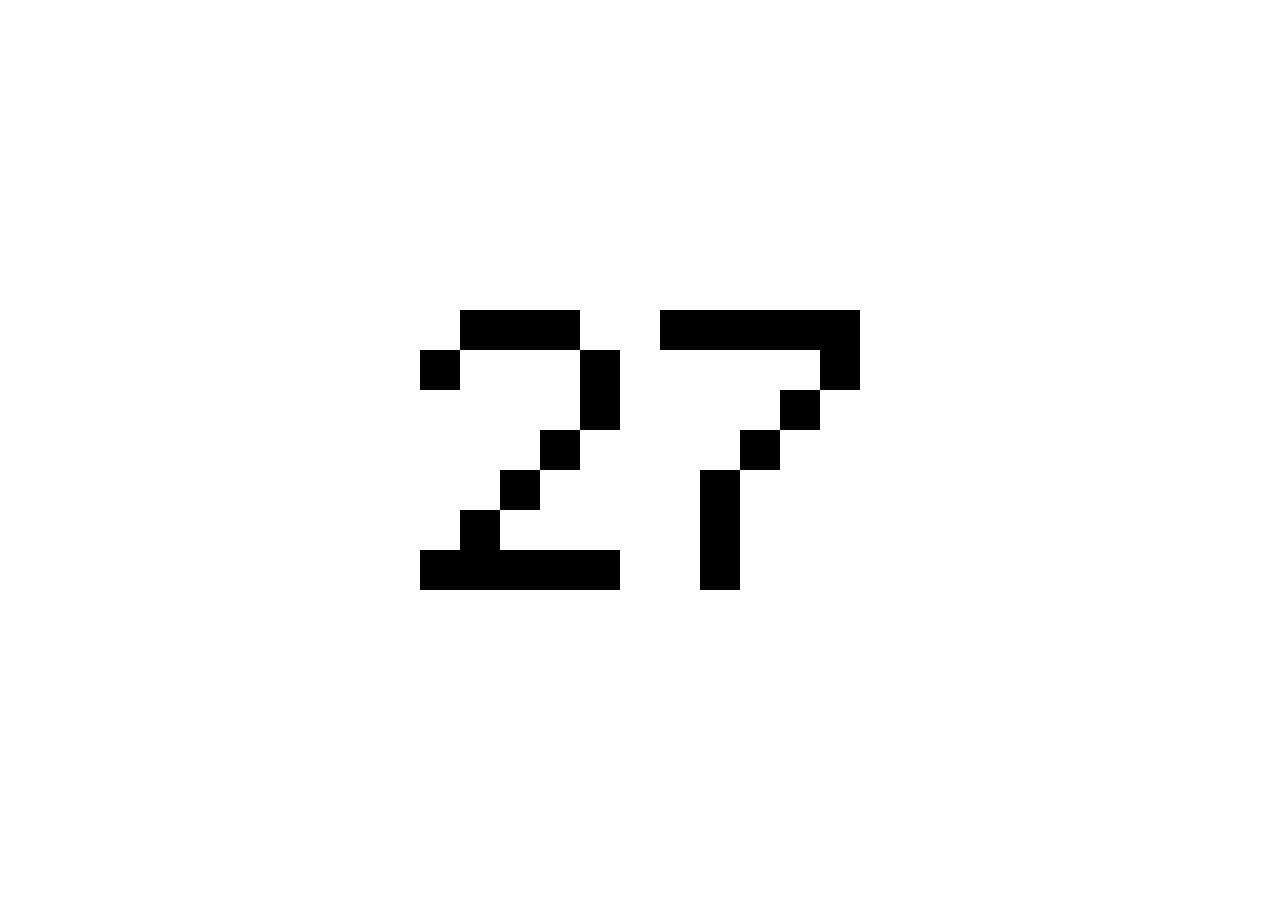
<file: lab2_mnk/task1/index.html>
<!DOCTYPE html>
<html lang="ru">
<head>
    <meta charset="UTF-8">
    <meta name="viewport" content="width=device-width, initial-scale=1.0">
    <title>Задание 1 — 27</title>
    <link rel="stylesheet" href="./style.css">
</head>
<body>
    <div class="number">
        <div class="digit">
            <div class="cell"></div><div class="cell fill"></div><div class="cell fill"></div><div class="cell fill"></div><div class="cell"></div>
            <div class="cell fill"></div><div class="cell"></div><div class="cell"></div><div class="cell"></div><div class="cell fill"></div>
            <div class="cell"></div><div class="cell"></div><div class="cell"></div><div class="cell"></div><div class="cell fill"></div>
            <div class="cell"></div><div class="cell"></div><div class="cell"></div><div class="cell fill"></div><div class="cell"></div>
            <div class="cell"></div><div class="cell"></div><div class="cell fill"></div><div class="cell"></div><div class="cell"></div>
            <div class="cell"></div><div class="cell fill"></div><div class="cell"></div><div class="cell"></div><div class="cell"></div>
            <div class="cell fill"></div><div class="cell fill"></div><div class="cell fill"></div><div class="cell fill"></div><div class="cell fill"></div>
        </div>
        <div class="digit">
            <div class="cell fill"></div><div class="cell fill"></div><div class="cell fill"></div><div class="cell fill"></div><div class="cell fill"></div>
            <div class="cell"></div><div class="cell"></div><div class="cell"></div><div class="cell"></div><div class="cell fill"></div>
            <div class="cell"></div><div class="cell"></div><div class="cell"></div><div class="cell fill"></div><div class="cell"></div>
            <div class="cell"></div><div class="cell"></div><div class="cell fill"></div><div class="cell"></div><div class="cell"></div>
            <div class="cell"></div><div class="cell fill"></div><div class="cell"></div><div class="cell"></div><div class="cell"></div>
            <div class="cell"></div><div class="cell fill"></div><div class="cell"></div><div class="cell"></div><div class="cell"></div>
            <div class="cell"></div><div class="cell fill"></div><div class="cell"></div><div class="cell"></div><div class="cell"></div>
        </div>
    </div>
</body>
</html>
</file>
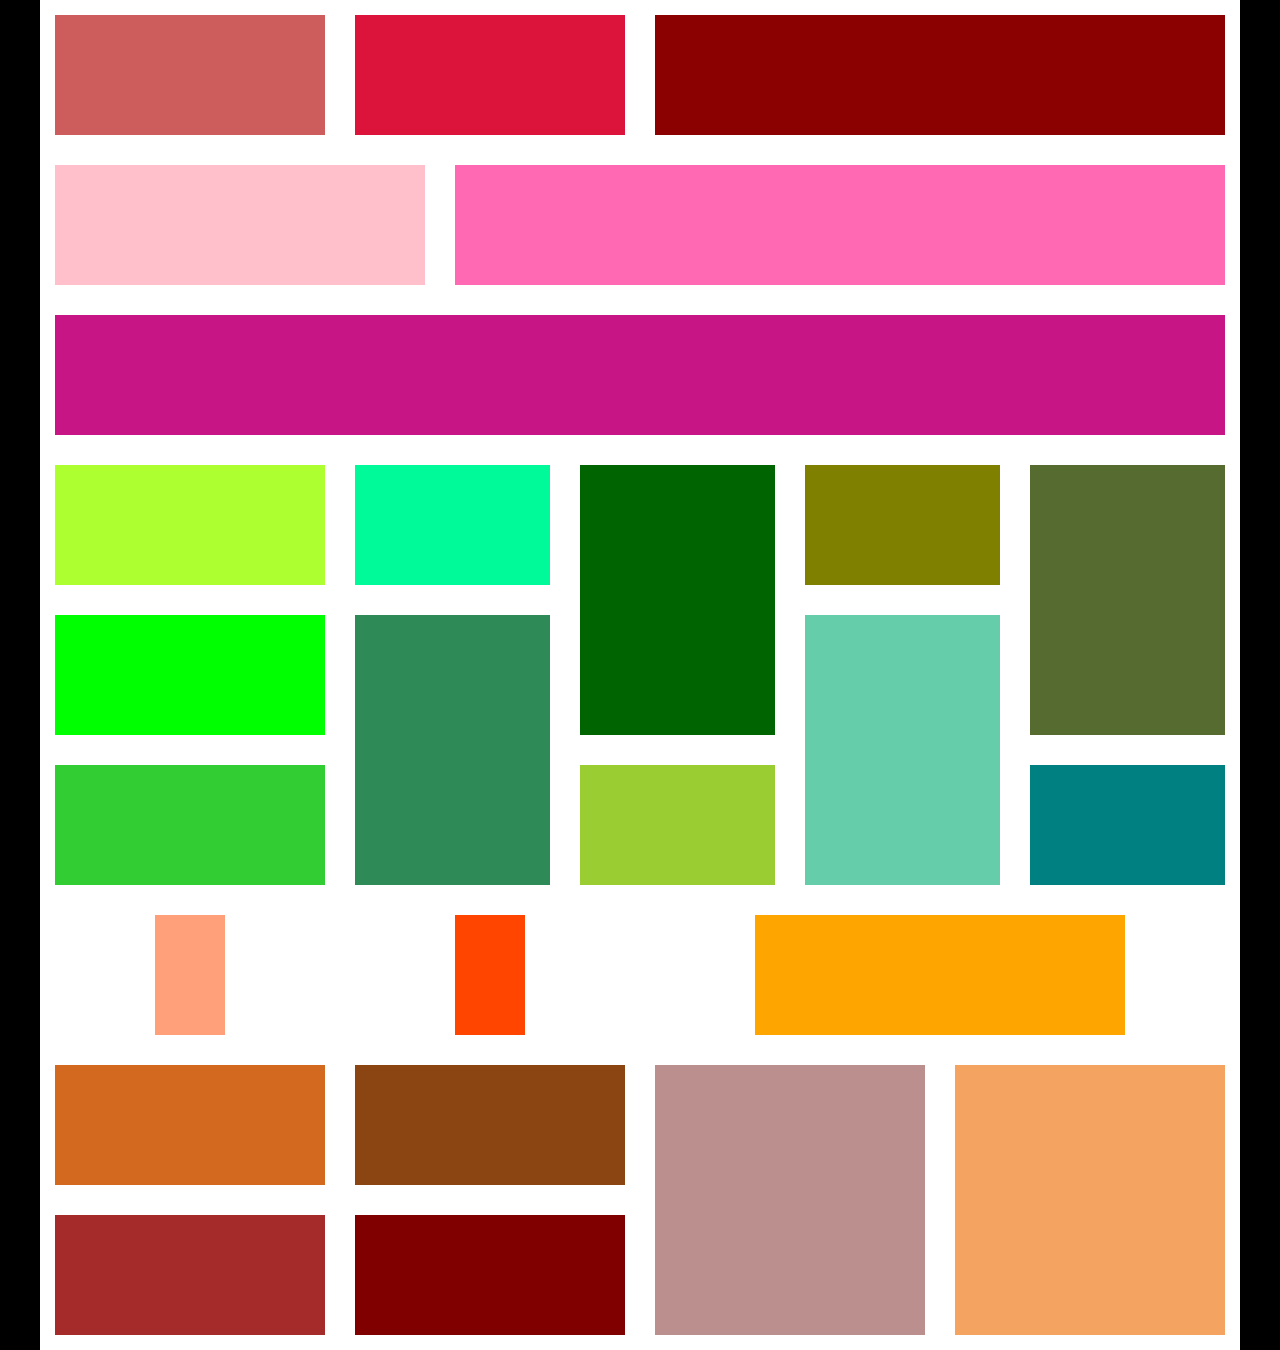
<file: lab2_mnk/task2/index.html>
<!DOCTYPE html>
<html lang="ru">
<head>
    <meta charset="UTF-8">
    <meta http-equiv="X-UA-Compatible" content="IE=edge">
    <meta name="viewport" content="width=device-width, initial-scale=1.0">
    <title>Задание 2 — вариант 7</title>
    <link rel="stylesheet" href="./style.css">
</head>
<body>
    <div class="container">
        <!-- 10-12 -->
        <div class="row">
            <div class="col-8 col-md-6 col-lg-3">
                <div class="block-1 cl-10"></div>
            </div>
            <div class="d-none d-lg-block col-lg-3">
                <div class="block-1 cl-11"></div>
            </div>
            <div class="col-4 col-md-6 col-lg-6">
                <div class="block-1 cl-12"></div>
            </div>
        </div>
        <!-- 20-22 -->
        <div class="row">
            <div class="col-12 col-md-6 col-lg-12">
                <div class="row">
                    <div class="col-12 col-lg-4">
                        <div class="block-1 cl-20"></div>
                    </div>
                    <div class="col-12 col-lg-8">
                        <div class="block-1 cl-21"></div>
                    </div>
                </div>
            </div>
            <div class="col-12 col-md-6 col-lg-12">
                <div class="block-2 block-lg-1 cl-22"></div>
            </div>
        </div>
        <!-- 30-40 -->
        <div class="row">
            <div class="col-12 col-lg-3">
                <div class="row">
                    <div class="col-4 col-lg-12">
                        <div class="block-1 cl-30"></div>
                    </div>
                    <div class="col-4 col-lg-12">
                        <div class="block-1 cl-31"></div>
                    </div>
                    <div class="col-4 col-lg-12">
                        <div class="block-1 cl-32"></div>
                    </div>
                </div>
            </div>
            <div class="col-12 col-lg-9">
                <div class="row">
                    <div class="col-6 col-md-3">
                        <div class="block-1 cl-33"></div>
                        <div class="block-1 block-lg-2 cl-34"></div>
                    </div>
                    <div class="col-6 col-md-3">
                        <div class="block-1 block-lg-2 cl-35"></div>
                        <div class="block-1 cl-36"></div>
                    </div>
                    <div class="col-12 col-md-3">
                        <div class="row">
                            <div class="col-6 col-md-12">
                                <div class="block-1 cl-37"></div>
                            </div>
                            <div class="col-6 col-md-12">
                                <div class="block-1 block-lg-2 cl-38"></div>
                            </div>
                        </div>
                    </div>
                    <div class="d-none d-md-block col-md-3">
                        <div class="block-1 block-lg-2 cl-39"></div>
                        <div class="block-1 cl-40"></div>
                    </div>
                </div>
            </div>
        </div>
        <!-- 50-52 -->
        <div class="row">
            <div class="col-3 col-md-2 col-lg-1 pull-left-md-1 pull-left-lg-1">
                <div class="block-1 cl-50"></div>
            </div>
            <div class="col-3 col-md-2 col-lg-1 pull-left-md-1 pull-left-lg-2">
                <div class="block-1 cl-51"></div>
            </div>
            <div class="col-6 col-md-4 col-lg-4 pull-left-md-1 pull-left-lg-2">
                <div class="block-1 cl-52"></div>
            </div>
        </div>
        <!-- 60-65 -->
        <div class="row">
            <div class="col-12 col-md-4 col-lg-6">
                <div class="row">
                    <div class="col-12 col-lg-6">
                        <div class="block-1 block-lg-2 cl-60"></div>
                    </div>
                    <div class="col-12 col-lg-6">
                        <div class="block-1 block-lg-2 cl-61"></div>
                    </div>
                </div>
            </div>
            <div class="col-12 col-md-8 col-lg-6 order-md-first">
                <div class="row">
                    <div class="col-12 col-md-3 col-lg-6">
                        <div class="block-1 block-md-2 block-lg-1 cl-62"></div>
                    </div>
                    <div class="col-12 col-md-3 col-lg-6">
                        <div class="block-1 block-md-2 block-lg-1 cl-63"></div>
                    </div>
                    <div class="col-12 col-md-3 col-lg-6">
                        <div class="block-1 block-md-2 block-lg-1 cl-64"></div>
                    </div>
                    <div class="col-12 col-md-3 col-lg-6">
                        <div class="block-1 block-md-2 block-lg-1 cl-65"></div>
                    </div>
                </div>
            </div>
        </div>
    </div>
</body>
</html>
</file>
<file: lab1_mnk/style.css>
@font-face {
  font-family: "Inra";
  src: url("./fonts/Inra.otf") format("opentype");
  font-weight: 400;
  font-style: normal;
  font-display: swap;
}

html {
  scroll-behavior: smooth;
  scroll-padding-top: 24px;
}

body {
  margin: 0;
  padding: 0 clamp(16px, 4vw, 48px);
  background-color: #fbf1f1;
  color: #3a2528;
  font-family: Arial, sans-serif;
  font-size: 14px;
  line-height: 1.6;
  border-top: 12px solid #a91401;
  border-bottom: 18px solid #a91401;
}

header,
nav,
main {
  max-width: 1000px;
  margin-inline: auto;
}

h1,
h2,
h3,
.versions-table thead th {
  font-family: "Inra", Arial, sans-serif;
  font-weight: 400;
}

h1 {
  margin: 36px 0 8px;
  color: #7a0e00;
  font-size: 24px;
  text-align: center;
}

h2 {
  margin: 0 0 16px;
  padding-left: 12px;
  border-left: 4px solid #e4a11b;
  color: #a91401;
  font-size: 18px;
}

h3 {
  margin: 20px 0 10px;
  color: #7a0e00;
  font-size: 16px;
}

p {
  font-size: 14px;
  text-align: justify;
  hyphens: auto;
}

.subtitle {
  margin: 0 0 24px;
  color: #6d4f52;
  text-align: center;
}

a {
  color: #b3200d;
  text-underline-offset: 3px;
}

a:hover {
  color: #5c0a00;
  text-decoration-style: wavy;
}

nav {
  box-sizing: border-box;
  margin-bottom: 24px;
  padding: 20px 28px;
  border: 1px solid #ecc8c4;
  border-radius: 14px;
  background-color: #f7dedb;
}

nav ol {
  display: flex;
  flex-wrap: wrap;
  column-gap: 36px;
  row-gap: 8px;
  margin: 0;
  padding-left: 24px;
}

main section {
  margin-bottom: 24px;
  padding: clamp(18px, 3vw, 32px);
  border: 1px solid #ecd5d3;
  border-radius: 16px;
  background-color: #fff;
  box-shadow: 0 5px 18px rgb(120 30 20 / 8%);
  overflow: hidden;
}

/* картинки */
figure {
  margin: 0 0 12px;
}

figure img {
  display: block;
  max-width: 100%;
  height: auto;
  border-radius: 8px;
}

figcaption {
  margin-top: 6px;
  color: #6d4f52;
  font-size: 12px;
  font-style: italic;
  text-align: center;
}

.figure-left {
  float: left;
  width: 200px;
  margin-right: 24px;
}

.figure-right {
  float: right;
  width: 170px;
  margin-left: 24px;
}

.figure-center {
  clear: both;
  width: fit-content;
  max-width: 100%;
  margin: 20px auto;
}

blockquote {
  margin: 16px 0;
  padding: 10px 16px;
  border-left: 4px solid #a91401;
  background-color: #fbf1f1;
}

mark {
  background-color: #ffe08a;
  padding: 0 3px;
}

kbd {
  padding: 1px 6px;
  border: 1px solid #c9b2b0;
  border-radius: 4px;
  background-color: #f4eaea;
  font-family: Consolas, Monaco, monospace;
  font-size: 13px;
}

code {
  font-family: Consolas, Monaco, monospace;
  color: #a91401;
}

dt {
  font-weight: bold;
  color: #7a0e00;
}

dd {
  margin-bottom: 8px;
}

hr {
  border: 0;
  border-top: 1px dashed #d9b7b3;
}

.note {
  margin: 0;
  color: #6d4f52;
}

/* списки */
.gem-list {
  list-style-image: url("./images/ruby-icon.png");
  list-style-position: outside;
}

.gem-list li {
  padding-left: 4px;
  margin-bottom: 4px;
}

section ul,
section ol {
  font-size: 14px;
}

/* таблица */
.table-wrapper {
  clear: both;
  max-width: 720px;
  margin-inline: auto;
  overflow-x: auto;
}

.versions-table {
  width: 100%;
  border-collapse: collapse;
  background-color: #fff;
  color: #222;
  font-family: Arial, sans-serif;
  font-size: 14px;
  line-height: 1.3;
}

.versions-table caption {
  padding-bottom: 4px;
  font-size: 11px;
  text-align: right;
}

.versions-table th,
.versions-table td {
  padding: 8px 10px;
  border: 1px solid #7f9fd0;
  text-align: left;
}

.versions-table thead,
.versions-table tfoot {
  background-color: #577fb8;
  color: #fff;
}

.versions-table thead th {
  border-color: #577fb8;
  font-size: 14px;
  font-weight: bold;
}

.versions-table tbody tr:nth-child(odd) {
  background-color: #dce5f1;
}

.versions-table tbody tr:nth-child(odd) td {
  border-color: #dce5f1;
}

.versions-table tbody tr:nth-child(odd) td,
.versions-table tbody tr:nth-child(odd) th {
  border-top-color: #7f9fd0;
  border-bottom-color: #7f9fd0;
}

.versions-table th:first-child {
  width: 30px;
  text-align: center;
}

.versions-table th:last-child,
.versions-table td:last-child:not([colspan]) {
  text-align: right;
}

.versions-table tbody td:nth-child(2) {
  white-space: nowrap;
}

.versions-table tfoot td {
  border-color: #577fb8;
  font-size: 11px;
  text-align: left;
}

/* подсветка кода (тема в стиле Dracula) */
.code-lines {
  box-sizing: border-box;
  margin: 0 0 20px;
  padding: 16px 20px;
  overflow-x: auto;
  border-left: 4px solid #ff5555;
  border-radius: 10px;
  background: #282a36;
  color: #f8f8f2;
  box-shadow: 0 4px 12px rgb(0 0 0 / 15%);
  font-family: Consolas, Monaco, "Courier New", monospace;
  font-size: 14px;
  line-height: 1.7;
  tab-size: 2;
}

.code-lines code {
  color: inherit;
  font: inherit;
}

.c-keyword { color: #ff79c6; }
.c-string { color: #f1fa8c; }
.c-number { color: #bd93f9; }
.c-comment { color: #6272a4; font-style: italic; }
.c-method { color: #50fa7b; }
.c-class { color: #8be9fd; }
.c-variable { color: #ffb86c; }
.c-symbol { color: #bd93f9; }
.c-ivar { color: #ff9ac1; }

/* список тегов и свойств */
.technology-list {
  display: flex;
  flex-wrap: wrap;
  gap: 8px;
  margin: 0;
  padding: 0;
  list-style: none;
}

.technology-list li {
  padding: 4px 9px;
  border: 1px solid #ecc8c4;
  border-radius: 6px;
  background-color: #fbf1f1;
  font-size: 12px;
  line-height: 1.5;
}

.page-footer {
  display: flex;
  flex-wrap: wrap;
  justify-content: space-between;
  align-items: center;
  gap: 12px;
  max-width: 1000px;
  margin: 32px auto 0;
  padding: 12px 0;
  border-top: 1px solid #ecc8c4;
  color: #6d4f52;
  font-size: 13px;
}

.page-footer p {
  margin: 0;
}

@media (max-width: 600px) {
  .figure-left,
  .figure-right {
    float: none;
    margin: 0 auto 12px;
  }
}
</file>
<file: lab3_mnk/style.css>
* {
    box-sizing: border-box;
}

body {
    margin: 0;
    padding: 30px;
    font-family: Verdana, sans-serif;
    font-size: 14px;
    background-color: #f4ece9;
}

.wrapper {
    max-width: 700px;
    margin: 0 auto;
    padding: 20px 30px;
    background-color: #ffffff;
    border-radius: 6px;
}

h1 {
    text-align: center;
    font-size: 24px;
    color: #8b3a4a;
}

fieldset {
    margin-bottom: 20px;
    padding: 15px;
    border: 1px solid #d9c5c0;
    border-radius: 6px;
}

legend {
    padding: 0 8px;
    font-weight: bold;
    color: #8b3a4a;
}

/* Десктоп: подпись слева, поле справа */
.field {
    display: grid;
    grid-template-columns: 180px 1fr;
    gap: 10px;
    align-items: center;
    margin-bottom: 12px;
}

.field input,
.field select,
.field textarea {
    width: 100%;
    padding: 7px;
    font-size: 14px;
    font-family: inherit;
    border: 1px solid #bbbbbb;
    border-radius: 4px;
}

.field textarea {
    height: 80px;
    resize: vertical;
}

.options label {
    margin-right: 15px;
}

.options input {
    width: auto;
}

.agree {
    margin-bottom: 20px;
}

.buttons {
    text-align: center;
}

button {
    padding: 10px 30px;
    margin: 0 5px;
    font-size: 14px;
    border: 1px solid #8b3a4a;
    border-radius: 4px;
    cursor: pointer;
}

button[type="submit"] {
    background-color: #8b3a4a;
    color: #ffffff;
}

button[type="reset"] {
    background-color: #ffffff;
    color: #8b3a4a;
}


/* Мобильная версия */
@media (max-width: 768px) {

    body {
        padding: 10px;
    }

    .wrapper {
        padding: 10px 15px;
    }

    h1 {
        font-size: 20px;
    }

    .field {
        grid-template-columns: 1fr;
        gap: 4px;
    }

    /* label скрываем, подпись берётся из placeholder */
    .field label {
        display: none;
    }

    /* у даты, select и radio placeholder нет, поэтому подпись оставляем */
    .field.visible > label,
    .field.visible .title {
        display: block;
        font-size: 12px;
        color: #777777;
    }

    .options label {
        display: block;
        margin-bottom: 6px;
    }

    .field input,
    .field select {
        padding: 10px;
    }

    button {
        width: 100%;
        margin: 5px 0;
    }
}
</file>
<file: lab4_mnk/style.css>
/* ===== общие стили страницы ===== */
body {
    margin: 0;
    font-family: Arial, sans-serif;
    background: #2a2d36;
}

section {
    padding: 30px 20px 50px;
}

h2 {
    text-align: center;
    font-size: 30px;
}

.task1 {
    background: #eef2f7;
}

.task2 {
    background: #2a2d36;
    color: white;
}

.hint {
    text-align: center;
    color: #aaa;
}

/* ================================================= */
/* ============ ЗАДАНИЕ 1. ПАРОВОЗ ================= */
/* ================================================= */

/* сцена с небом */
.picture {
    position: relative;
    width: 800px;
    height: 400px;
    margin: 0 auto;
    background: linear-gradient(#7ec8f5, #d6f0ff);
    border: 3px solid #333;
    overflow: hidden;
}

.sun {
    position: absolute;
    top: 30px;
    right: 50px;
    width: 70px;
    height: 70px;
    background: #ffd93b;
    border-radius: 50%;
    box-shadow: 0 0 30px #ffd93b;
}

/* все детали паровоза позиционируем внутри .train */
.train {
    position: absolute;
    left: 80px;
    top: 50px;
    width: 600px;
    height: 280px;
}

.train div {
    position: absolute;
}

/* ===== труба ===== */
.chimney {
    left: 120px;
    top: 50px;
    height: 0;
    /* трапеция: сверху шире, снизу уже */
    border-top: 60px solid #222;
    border-left: 10px solid transparent;
    border-right: 10px solid transparent;
    width: 30px;
}

.chimney-top {
    left: 113px;
    top: 38px;
    width: 64px;
    height: 14px;
    background: #111;
    border-radius: 4px;
}

/* ===== дым ===== */
.smoke {
    background: #ccc;
    border-radius: 50%;
    opacity: 0.8;
}

.smoke1 {
    left: 125px;
    top: 0;
    width: 40px;
    height: 35px;
}

.smoke2 {
    left: 150px;
    top: -30px;
    width: 55px;
    height: 45px;
    background: #ddd;
}

.smoke3 {
    left: 190px;
    top: -55px;
    width: 70px;
    height: 55px;
    background: #eee;
}

/* ===== котёл ===== */
.boiler {
    left: 100px;
    top: 110px;
    width: 290px;
    height: 80px;
    background: #2f5d34;
    border-top: 3px solid #1d3a20;
}

.band {
    top: 0;
    width: 8px;
    height: 80px;
    background: #d4a017;
}

.band1 { left: 40px; }
.band2 { left: 130px; }
.band3 { left: 220px; }

/* купол на котле */
.dome {
    left: 220px;
    top: 82px;
    width: 56px;
    height: 30px;
    background: #d4a017;
    border-radius: 28px 28px 0 0;
}

/* передняя часть котла */
.smokebox {
    left: 75px;
    top: 104px;
    width: 40px;
    height: 92px;
    background: #222;
    border-radius: 12px;
}

/* фонарь */
.lamp {
    left: 60px;
    top: 80px;
    width: 26px;
    height: 26px;
    background: #fff27a;
    border: 3px solid #222;
    border-radius: 50%;
    box-shadow: -10px 0 20px #fff27a;
}

/* ===== кабина ===== */
.cabin {
    left: 390px;
    top: 60px;
    width: 140px;
    height: 130px;
    background: #9b1c1c;
    border: 3px solid #5e0f0f;
}

.window {
    left: 30px;
    top: 20px;
    width: 55px;
    height: 45px;
    background: #bfe6ff;
    border: 4px solid #5e0f0f;
}

.roof {
    left: 375px;
    top: 42px;
    width: 176px;
    height: 20px;
    background: #222;
    border-radius: 8px 8px 0 0;
}

/* ===== рама ===== */
.frame {
    left: 70px;
    top: 190px;
    width: 470px;
    height: 16px;
    background: #111;
}

/* путеочиститель - треугольник */
.cowcatcher {
    left: 30px;
    top: 196px;
    width: 0;
    height: 0;
    border-bottom: 54px solid #444;
    border-left: 45px solid transparent;
}

/* ===== колёса ===== */
.wheel {
    background: #333;
    border: 6px solid #111;
    border-radius: 50%;
    box-sizing: border-box;
}

/* спицы колеса делаем через псевдоэлементы */
.wheel::before,
.wheel::after {
    content: "";
    position: absolute;
    left: 50%;
    top: 0;
    width: 4px;
    height: 100%;
    margin-left: -2px;
    background: #aaa;
}

.wheel::after {
    transform: rotate(90deg);
}

.wheel.big {
    top: 175px;
    width: 85px;
    height: 85px;
}

.wheel.small {
    left: 100px;
    top: 205px;
    width: 55px;
    height: 55px;
}

.w1 { left: 180px; }
.w2 { left: 285px; }
.w3 { left: 390px; }

/* шатун, соединяющий колёса */
.rod {
    left: 215px;
    top: 214px;
    width: 220px;
    height: 8px;
    background: #c0c0c0;
    border-radius: 4px;
}

/* ===== рельсы и земля ===== */
.rails {
    position: absolute;
    left: 0;
    top: 310px;
    width: 100%;
    height: 8px;
    background: #555;
}

.sleepers {
    position: absolute;
    left: 0;
    top: 318px;
    width: 100%;
    height: 12px;
    /* шпалы через повторяющийся градиент */
    background: repeating-linear-gradient(
        90deg,
        #6b4423 0px,
        #6b4423 30px,
        transparent 30px,
        transparent 50px
    );
}

.ground {
    position: absolute;
    left: 0;
    top: 330px;
    width: 100%;
    height: 70px;
    background: #6ab04c;
}

/* ================================================= */
/* ====== ЗАДАНИЕ 2. ХИМИЧЕСКАЯ РЕАКЦИЯ ============ */
/* ================================================= */

/* сцена (колба) */
.flask {
    position: relative;
    width: 700px;
    height: 350px;
    background: #1e2a3a;
    border: 4px solid #555;
    border-radius: 20px;
    margin: 0 auto;
    overflow: hidden;
    /* transition - плавно меняем рамку при наведении */
    transition: border-color 0.5s, box-shadow 0.5s;
}

.flask:hover {
    border-color: #4fc3f7;
    box-shadow: 0 0 25px #4fc3f7;
}

/* при наведении ставим все анимации на паузу */
.flask:hover .atom,
.flask:hover .label,
.flask:hover .flash {
    animation-play-state: paused;
}

/* ===== атомы ===== */
.atom {
    position: absolute;
    left: 0;
    top: 0;
    border-radius: 50%;
    text-align: center;
    font-weight: bold;
    animation-duration: 8s;
    animation-iteration-count: infinite;
    animation-timing-function: ease-in-out;
}

.oxygen {
    width: 60px;
    height: 60px;
    line-height: 60px;
    font-size: 24px;
    color: white;
    background: radial-gradient(circle at 35% 35%, #ff8a80, #d32f2f);
    z-index: 1;
}

.hydrogen {
    width: 36px;
    height: 36px;
    line-height: 36px;
    font-size: 16px;
    color: #333;
    background: radial-gradient(circle at 35% 35%, #ffffff, #b0bec5);
    z-index: 2;
}

.o1 { animation-name: move-o1; }
.o2 { animation-name: move-o2; }
.h1 { animation-name: move-h1; }
.h2 { animation-name: move-h2; }
.h3 { animation-name: move-h3; }
.h4 { animation-name: move-h4; }

/*
  Этапы анимации:
  0-20%   - исходные молекулы O2 и два H2
  20-40%  - молекулы летят друг к другу
  40-50%  - столкновение (атомы трясутся)
  50-75%  - атомы перестраиваются в 2 молекулы воды
  75-100% - готовые молекулы H2O
*/

@keyframes move-o1 {
    0%, 20%  { transform: translate(100px, 140px); }
    40%      { transform: translate(300px, 140px); }
    44%      { transform: translate(295px, 135px) rotate(20deg); }
    48%      { transform: translate(305px, 145px) rotate(-20deg); }
    50%      { transform: translate(300px, 140px); }
    75%, 100% { transform: translate(180px, 130px); }
}

@keyframes move-o2 {
    0%, 20%  { transform: translate(150px, 140px); }
    40%      { transform: translate(350px, 140px); }
    44%      { transform: translate(355px, 145px) rotate(-20deg); }
    48%      { transform: translate(345px, 135px) rotate(20deg); }
    50%      { transform: translate(350px, 140px); }
    75%, 100% { transform: translate(460px, 130px); }
}

@keyframes move-h1 {
    0%, 20%  { transform: translate(480px, 60px); }
    40%      { transform: translate(310px, 95px); }
    45%      { transform: translate(300px, 85px); }
    50%      { transform: translate(310px, 95px); }
    75%, 100% { transform: translate(162px, 177px); }
}

@keyframes move-h2 {
    0%, 20%  { transform: translate(510px, 60px); }
    40%      { transform: translate(365px, 95px); }
    45%      { transform: translate(375px, 85px); }
    50%      { transform: translate(365px, 95px); }
    75%, 100% { transform: translate(442px, 177px); }
}

@keyframes move-h3 {
    0%, 20%  { transform: translate(480px, 240px); }
    40%      { transform: translate(310px, 210px); }
    45%      { transform: translate(300px, 220px); }
    50%      { transform: translate(310px, 210px); }
    75%, 100% { transform: translate(222px, 177px); }
}

@keyframes move-h4 {
    0%, 20%  { transform: translate(510px, 240px); }
    40%      { transform: translate(365px, 210px); }
    45%      { transform: translate(375px, 220px); }
    50%      { transform: translate(365px, 210px); }
    75%, 100% { transform: translate(502px, 177px); }
}

/* ===== вспышка ===== */
.flash {
    position: absolute;
    left: 255px;
    top: 80px;
    width: 200px;
    height: 200px;
    border-radius: 50%;
    background: radial-gradient(circle, rgba(255, 235, 59, 0.9), rgba(255, 152, 0, 0));
    transform: scale(0);
    animation: flash 8s infinite;
}

@keyframes flash {
    0%, 40%   { transform: scale(0); opacity: 0; }
    45%       { transform: scale(1.3); opacity: 1; }
    55%, 100% { transform: scale(0); opacity: 0; }
}

/* ===== подписи ===== */
.label {
    position: absolute;
    left: 0;
    top: 20px;
    width: 100%;
    text-align: center;
    font-size: 30px;
    color: white;
    opacity: 0;
    animation-duration: 8s;
    animation-iteration-count: infinite;
}

.label1 { animation-name: show-label1; }
.label2 { animation-name: show-label2; color: #ffeb3b; }
.label3 { animation-name: show-label3; color: #4fc3f7; }

@keyframes show-label1 {
    0%, 20%   { opacity: 1; }
    30%, 100% { opacity: 0; }
}

@keyframes show-label2 {
    0%, 35%   { opacity: 0; transform: scale(0.5); }
    45%       { opacity: 1; transform: scale(1.2); }
    55%, 100% { opacity: 0; transform: scale(1); }
}

@keyframes show-label3 {
    0%, 70%   { opacity: 0; }
    80%, 95%  { opacity: 1; }
    100%      { opacity: 0; }
}

/* ===== легенда ===== */
.legend {
    text-align: center;
    margin-top: 15px;
}

.legend-item {
    display: inline-block;
    padding: 8px 14px;
    margin-right: 10px;
    background: white;
    color: #333;
    border-radius: 8px;
    transition: transform 0.3s, background 0.3s;
}

.legend-item:hover {
    background: #d6f0ff;
    transform: scale(1.1);
}

.dot {
    display: inline-block;
    width: 14px;
    height: 14px;
    border-radius: 50%;
    vertical-align: middle;
}

.dot.red { background: #d32f2f; }
.dot.white { background: #ccc; }
</file>
<file: lab5_mnk/style.css>
body {
    font-family: system-ui, sans-serif;
    background: #f3f4f6;
    color: #1f2937;
    max-width: 760px;
    margin: 0 auto;
    padding: 24px 16px;
}
h1 { font-size: 24px; }
section {
    background: #fff;
    border-radius: 10px;
    padding: 16px 20px;
    margin-bottom: 18px;
    box-shadow: 0 1px 3px rgba(0, 0, 0, .08);
}
h2 { font-size: 18px; margin-top: 0; }
p.task { color: #4b5563; font-size: 14px; }
input {
    padding: 8px;
    font-size: 15px;
    border: 1px solid #d1d5db;
    border-radius: 6px;
    width: 100%;
    box-sizing: border-box;
    margin-bottom: 8px;
}
input[type=number] { width: 140px; }
button {
    padding: 8px 14px;
    font-size: 15px;
    border: none;
    border-radius: 6px;
    background: #2563eb;
    color: #fff;
    cursor: pointer;
    margin-right: 6px;
}
button:hover { background: #1d4ed8; }
.result { margin-top: 10px; padding: 10px; border-radius: 6px; }
.result:empty { display: none; }
.ok { background: #ecfdf5; color: #065f46; }
.bad { background: #fef2f2; color: #991b1b; }
</file>
<file: lab6_mnk/style.css>
* {
    box-sizing: border-box;
}

body {
    margin: 0;
    padding: 30px;
    font-family: Verdana, sans-serif;
    font-size: 14px;
    background-color: #f4ece9;
}

.wrapper {
    max-width: 700px;
    margin: 0 auto;
    padding: 20px 30px;
    background-color: #ffffff;
    border-radius: 6px;
}

h1 {
    text-align: center;
    font-size: 24px;
    color: #8b3a4a;
}

fieldset {
    margin-bottom: 20px;
    padding: 15px;
    border: 1px solid #d9c5c0;
    border-radius: 6px;
}

legend {
    padding: 0 8px;
    font-weight: bold;
    color: #8b3a4a;
}

/* Десктоп: подпись слева, поле справа */
.field {
    display: grid;
    grid-template-columns: 180px 1fr;
    gap: 10px;
    align-items: center;
    margin-bottom: 12px;
}

.field input,
.field select,
.field textarea {
    width: 100%;
    padding: 7px;
    font-size: 14px;
    font-family: inherit;
    border: 1px solid #bbbbbb;
    border-radius: 4px;
}

.field textarea {
    height: 80px;
    resize: vertical;
}

.options label {
    margin-right: 15px;
}

.options input {
    width: auto;
}

.agree {
    margin-bottom: 20px;
}

.buttons {
    text-align: center;
}

button {
    padding: 10px 30px;
    margin: 0 5px;
    font-size: 14px;
    border: 1px solid #8b3a4a;
    border-radius: 4px;
    cursor: pointer;
}

button[type="submit"] {
    background-color: #8b3a4a;
    color: #ffffff;
}

button[type="reset"] {
    background-color: #ffffff;
    color: #8b3a4a;
}


/* Мобильная версия */
@media (max-width: 768px) {

    body {
        padding: 10px;
    }

    .wrapper {
        padding: 10px 15px;
    }

    h1 {
        font-size: 20px;
    }

    .field {
        grid-template-columns: 1fr;
        gap: 4px;
    }

    /* label скрываем, подпись берётся из placeholder */
    .field label {
        display: none;
    }

    /* у даты, select и radio placeholder нет, поэтому подпись оставляем */
    .field.visible > label,
    .field.visible .title {
        display: block;
        font-size: 12px;
        color: #777777;
    }

    .options label {
        display: block;
        margin-bottom: 6px;
    }

    .field input,
    .field select {
        padding: 10px;
    }

    button {
        width: 100%;
        margin: 5px 0;
    }
}


/* ===== Лабораторная 6: ошибки и вывод результата ===== */

/* Поле с ошибкой */
.field input.invalid,
.field select.invalid,
.field textarea.invalid {
    border-color: #d93025;
    background-color: #fdf0ef;
}

/* Текст ошибки под полем (во второй колонке сетки) */
.error {
    grid-column: 2;
    margin-top: -6px;
    font-size: 12px;
    color: #d93025;
}

.agree .error {
    display: block;
    margin-top: 4px;
}

/* Общее сообщение над кнопками */
.form-message {
    margin-bottom: 15px;
    padding: 10px;
    text-align: center;
    color: #d93025;
    background-color: #fdf0ef;
    border: 1px solid #f1b8b3;
    border-radius: 4px;
}

/* Блок с результатом */
.result {
    margin-top: 25px;
    padding: 15px 20px;
    background-color: #f3faf3;
    border: 1px solid #a8d5a8;
    border-radius: 6px;
}

.result h2 {
    margin-top: 0;
    font-size: 18px;
    color: #2e7d32;
}

.result h3 {
    margin: 15px 0 5px;
    font-size: 15px;
    color: #8b3a4a;
}

.result table {
    width: 100%;
    border-collapse: collapse;
}

.result td {
    padding: 5px 8px;
    border-bottom: 1px solid #e0e0e0;
    vertical-align: top;
}

.result td:first-child {
    width: 45%;
    color: #555555;
}

@media (max-width: 768px) {
    .error {
        grid-column: 1;
        margin-top: 0;
    }

    .result {
        padding: 10px;
    }

    .result td:first-child {
        width: 50%;
    }
}
</file>
<file: lab7_mnk/style.css>
* {
  box-sizing: border-box;
  margin: 0;
  padding: 0;
}

body {
  min-height: 100vh;
  display: flex;
  align-items: center;
  justify-content: center;
  background: #eef1f5;
  font-family: Arial, Helvetica, sans-serif;
  padding: 16px;
}

.calculator {
  width: 340px;
  max-width: 100%;
  padding: 26px 24px 30px;
  background: linear-gradient(160deg, #8fbde8, #6fa3d8);
  border-radius: 34px;
  box-shadow:
    inset 0 2px 4px rgba(255, 255, 255, 0.5),
    inset 0 -4px 8px rgba(0, 0, 0, 0.15),
    0 14px 30px rgba(30, 60, 100, 0.35);
}

/* Шапка */
.header {
  display: flex;
  justify-content: space-between;
  align-items: flex-end;
  margin-bottom: 18px;
  color: #fff;
}

.brand {
  font-family: "Times New Roman", serif;
  font-size: 30px;
  letter-spacing: 1px;
  text-shadow: 0 1px 1px rgba(0, 0, 0, 0.2);
}

.model {
  display: flex;
  flex-direction: column;
  align-items: flex-end;
}

.model-name {
  font-size: 22px;
  padding-bottom: 2px;
  border-bottom: 2px solid #fff;
}

.model-sub {
  font-size: 10px;
  margin-top: 3px;
  letter-spacing: 0.5px;
}

/* Дисплей */
.display {
  position: relative;
  height: 84px;
  margin-bottom: 26px;
  padding: 10px 14px;
  background: linear-gradient(180deg, #b9bfa6, #cdd3ba);
  border: 6px solid #5f8fc4;
  border-radius: 8px;
  box-shadow: inset 0 3px 6px rgba(0, 0, 0, 0.35);
  display: flex;
  align-items: flex-end;
  justify-content: flex-end;
  overflow: hidden;
}

.screen {
  font-family: "Courier New", monospace;
  font-size: 40px;
  font-style: italic;
  font-weight: bold;
  color: #1f2418;
  white-space: nowrap;
  letter-spacing: 1px;
}

.screen.small {
  font-size: 28px;
}

.screen.tiny {
  font-size: 20px;
}

.indicator {
  position: absolute;
  top: 6px;
  left: 10px;
  font-size: 14px;
  font-weight: bold;
  color: #1f2418;
}

/* Клавиатура */
.keys {
  display: grid;
  grid-template-columns: repeat(4, 1fr);
  grid-auto-rows: 46px;
  gap: 14px 16px;
}

.key {
  border: none;
  border-radius: 9px;
  font-size: 22px;
  cursor: pointer;
  user-select: none;
  transition: transform 0.05s, box-shadow 0.05s;
  box-shadow: 0 4px 0 rgba(0, 0, 0, 0.3), 0 5px 6px rgba(0, 0, 0, 0.2);
}

.key:active,
.key.pressed {
  transform: translateY(3px);
  box-shadow: 0 1px 0 rgba(0, 0, 0, 0.3), 0 2px 3px rgba(0, 0, 0, 0.2);
}

.key:focus-visible {
  outline: 3px solid #fff;
  outline-offset: 2px;
}

.white {
  background: linear-gradient(180deg, #ffffff, #e6e9ee);
  color: #2c3aa8;
  font-size: 26px;
}

.blue {
  background: linear-gradient(180deg, #3b4fc4, #2a3a9e);
  color: #fff;
}

.red {
  background: linear-gradient(180deg, #e2453f, #b92b27);
  color: #fff;
}

.plus {
  grid-row: span 2;
  font-size: 32px;
}

@media (max-width: 380px) {
  .calculator {
    padding: 20px 16px 24px;
  }

  .keys {
    gap: 12px 10px;
  }

  .screen {
    font-size: 34px;
  }
}
</file>
<file: lab2_mnk/task1/style.css>
/* all: unset сбрасывает дефолтный margin у body без свойства margin */
body{
	all: unset;
	display: flex;
	justify-content: center;
	align-items: center;
	height: 100vh;
}
.number{
	display: flex;
	gap: 40px;
}
/* цифра — сетка 5×7 из квадратов 40×40 */
.digit{
	display: flex;
	flex-wrap: wrap;
	width: 200px;
}
.cell{
	width: 40px;
	height: 40px;
}
.fill{
	background: #000;
}
</file>
<file: lab2_mnk/task2/style.css>
/* ===== Сетка на Flexbox (по мотивам example/css/grid.css) ===== */
body{
	margin: 0;
	background: #000;
}
div{
	box-sizing: border-box;
}
.container{
	width: 100%;
	margin: 0 auto;
	background: #fff;
}
.row{
	display: flex;
	flex-wrap: wrap;
}
/* ячейка: белая рамка 15px, как в example */
.block-1,.block-2,
.block-md-1,.block-md-2,
.block-lg-1,.block-lg-2{
	width: 100%;
	border: 15px solid #fff;
	background: #f00;
}
.col-1{
	width: 8.33333%;
}
.col-2{
	width: 16.66667%;
}
.col-3{
	width: 25%;
}
.col-4{
	width: 33.33333%;
}
.col-5{
	width: 41.66667%;
}
.col-6{
	width: 50%;
}
.col-7{
	width: 58.33333%;
}
.col-8{
	width: 66.66667%;
}
.col-9{
	width: 75%;
}
.col-10{
	width: 83.33333%;
}
.col-11{
	width: 91.66667%;
}
.col-12{
	width: 100%;
}
.block-1{
	height: 150px;
}
.block-2{
	height: 300px;
}
.pull-left-1{
	margin-left: 8.33333%;
}
.pull-left-2{
	margin-left: 16.66667%;
}
.pull-left-3{
	margin-left: 25%;
}
.pull-left-4{
	margin-left: 33.33333%;
}
.d-none{
	display: none;
}
.d-block{
	display: block;
}
.order-first{
	order: -1;
}
@media (min-width: 768px){
	.container{
		width: 768px;
	}
	.col-md-1{
		width: 8.33333%;
	}
	.col-md-2{
		width: 16.66667%;
	}
	.col-md-3{
		width: 25%;
	}
	.col-md-4{
		width: 33.33333%;
	}
	.col-md-5{
		width: 41.66667%;
	}
	.col-md-6{
		width: 50%;
	}
	.col-md-7{
		width: 58.33333%;
	}
	.col-md-8{
		width: 66.66667%;
	}
	.col-md-9{
		width: 75%;
	}
	.col-md-10{
		width: 83.33333%;
	}
	.col-md-11{
		width: 91.66667%;
	}
	.col-md-12{
		width: 100%;
	}
	.block-md-1{
		height: 150px;
	}
	.block-md-2{
		height: 300px;
	}
	.pull-left-md-1{
		margin-left: 8.33333%;
	}
	.pull-left-md-2{
		margin-left: 16.66667%;
	}
	.pull-left-md-3{
		margin-left: 25%;
	}
	.pull-left-md-4{
		margin-left: 33.33333%;
	}
	.d-md-none{
		display: none;
	}
	.d-md-block{
		display: block;
	}
	.order-md-first{
		order: -1;
	}
}
@media (min-width: 1200px){
	.container{
		width: 1200px;
	}
	.col-lg-1{
		width: 8.33333%;
	}
	.col-lg-2{
		width: 16.66667%;
	}
	.col-lg-3{
		width: 25%;
	}
	.col-lg-4{
		width: 33.33333%;
	}
	.col-lg-5{
		width: 41.66667%;
	}
	.col-lg-6{
		width: 50%;
	}
	.col-lg-7{
		width: 58.33333%;
	}
	.col-lg-8{
		width: 66.66667%;
	}
	.col-lg-9{
		width: 75%;
	}
	.col-lg-10{
		width: 83.33333%;
	}
	.col-lg-11{
		width: 91.66667%;
	}
	.col-lg-12{
		width: 100%;
	}
	.block-lg-1{
		height: 150px;
	}
	.block-lg-2{
		height: 300px;
	}
	.pull-left-lg-1{
		margin-left: 8.33333%;
	}
	.pull-left-lg-2{
		margin-left: 16.66667%;
	}
	.pull-left-lg-3{
		margin-left: 25%;
	}
	.pull-left-lg-4{
		margin-left: 33.33333%;
	}
	.d-lg-none{
		display: none;
	}
	.d-lg-block{
		display: block;
	}
	.order-lg-first{
		order: -1;
	}
}

/* ===== Цвета блоков (номера из task.html) ===== */
.cl-10{
	background: #cd5c5c;
}
.cl-11{
	background: #dc143c;
}
.cl-12{
	background: #8b0000;
}
.cl-20{
	background: #ffc0cb;
}
.cl-21{
	background: #ff69b4;
}
.cl-22{
	background: #c71585;
}
.cl-30{
	background: #adff2f;
}
.cl-31{
	background: #00ff00;
}
.cl-32{
	background: #32cd32;
}
.cl-33{
	background: #00fa9a;
}
.cl-34{
	background: #2e8b57;
}
.cl-35{
	background: #006400;
}
.cl-36{
	background: #9acd32;
}
.cl-37{
	background: #808000;
}
.cl-38{
	background: #66cdaa;
}
.cl-39{
	background: #556b2f;
}
.cl-40{
	background: #008080;
}
.cl-50{
	background: #ffa07a;
}
.cl-51{
	background: #ff4500;
}
.cl-52{
	background: #ffa500;
}
.cl-60{
	background: #bc8f8f;
}
.cl-61{
	background: #f4a460;
}
.cl-62{
	background: #d2691e;
}
.cl-63{
	background: #8b4513;
}
.cl-64{
	background: #a52a2a;
}
.cl-65{
	background: #800000;
}
</file>
